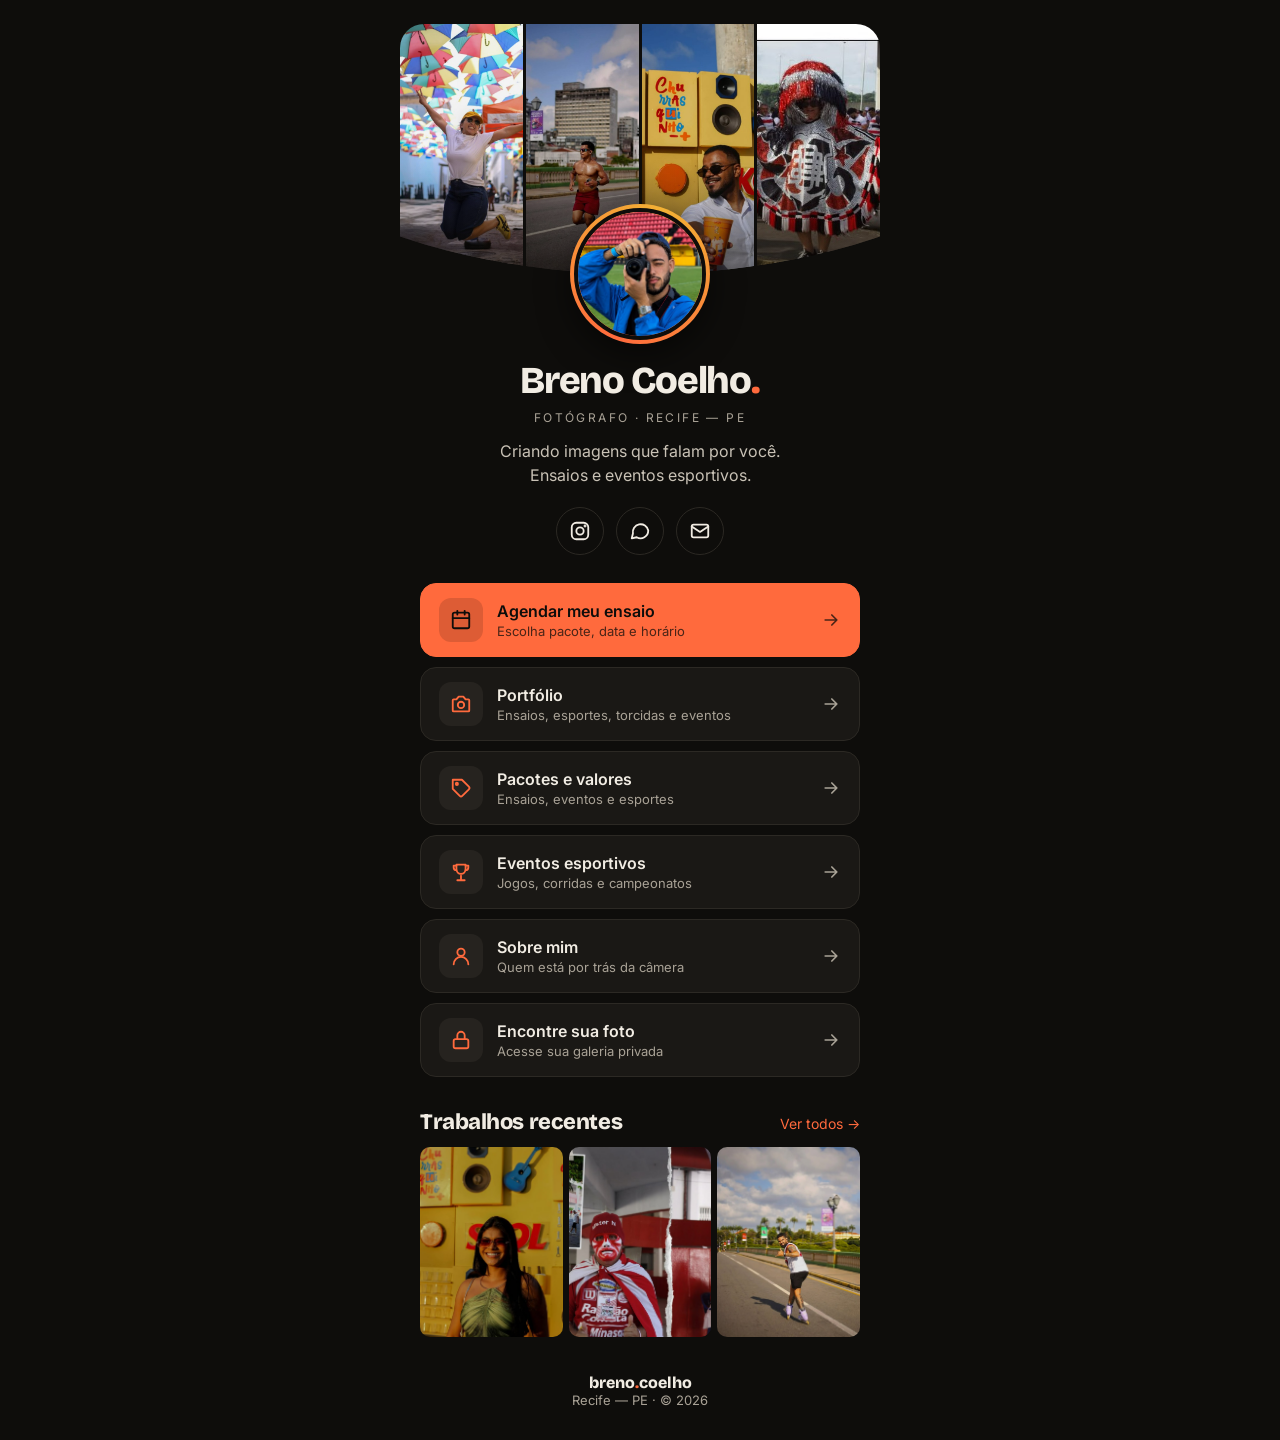
<file: index.html>
<!doctype html>
<html lang="pt-BR">
<head>
<meta charset="utf-8">
<meta name="viewport" content="width=device-width, initial-scale=1, viewport-fit=cover">
<title>Breno Coelho · Fotógrafo em Recife</title>
<meta name="description" content="Breno Coelho, fotógrafo em Recife/PE. Ensaios e eventos esportivos. Agende seu ensaio, veja o portfólio e acesse sua galeria.">
<meta property="og:title" content="Breno Coelho · Fotógrafo">
<meta property="og:description" content="Criando imagens que falam por você. Ensaios e eventos esportivos em Recife/PE.">
<meta property="og:image" content="img/breno.jpg">
<meta name="theme-color" content="#0E0D0B">
<link rel="preconnect" href="https://fonts.googleapis.com">
<link rel="preconnect" href="https://fonts.gstatic.com" crossorigin>
<link href="https://fonts.googleapis.com/css2?family=Bricolage+Grotesque:opsz,wght@12..96,600;12..96,800&family=Inter:wght@400;500;600&display=swap" rel="stylesheet">
<style>
:root{--bg:#0E0D0B;--surface:#1A1815;--line:#2C2924;--text:#F1ECE3;--soft:#C9C2B6;--muted:#A9A296;--acc:#FF6A3D;--wa:#25D366}
*{box-sizing:border-box}
html,body{margin:0;background:var(--bg);color:var(--text);font-family:Inter,system-ui,sans-serif;-webkit-font-smoothing:antialiased}
a{color:inherit;text-decoration:none}
:focus-visible{outline:2px solid var(--acc);outline-offset:3px}
.page{max-width:480px;margin:0 auto;min-height:100vh;display:flex;flex-direction:column;padding-bottom:calc(32px + env(safe-area-inset-bottom))}

/* Capa com fotos */
.cover{position:relative;height:250px;display:grid;grid-template-columns:1.1fr 1fr 1fr 1.1fr;gap:3px;overflow:hidden;clip-path:ellipse(95% 100% at 50% 0)}
.cover img{width:100%;height:100%;object-fit:cover;display:block;animation:zoom 14s ease-in-out infinite alternate}
.cover img:nth-child(2){animation-delay:-4s}.cover img:nth-child(3){animation-delay:-8s}.cover img:nth-child(4){animation-delay:-2s}
.cover::after{content:"";position:absolute;inset:0;background:linear-gradient(to bottom,rgba(14,13,11,0) 55%,rgba(14,13,11,.55))}
@keyframes zoom{to{transform:scale(1.08)}}

/* Perfil */
.profile{display:flex;flex-direction:column;align-items:center;text-align:center;padding:0 24px;margin-top:-70px;position:relative;z-index:2}
.avatar{width:140px;height:140px;border-radius:50%;padding:4px;background:conic-gradient(from 200deg,var(--acc),#F2B134,var(--acc));box-shadow:0 12px 32px rgba(0,0,0,.5)}
.avatar img{width:100%;height:100%;border-radius:50%;object-fit:cover;border:4px solid var(--bg);display:block}
.name{margin:18px 0 0;font-family:'Bricolage Grotesque',sans-serif;font-weight:800;font-size:38px;line-height:1;letter-spacing:-.03em}
.name span{color:var(--acc)}
.role{margin:10px 0 0;font-size:12px;letter-spacing:.2em;text-transform:uppercase;color:var(--muted)}
.bio{margin:14px 0 0;font-size:16px;color:var(--soft);max-width:320px;line-height:1.5}
.socials{display:flex;gap:12px;margin-top:20px}
.socials a{width:48px;height:48px;border-radius:50%;border:1px solid var(--line);display:flex;align-items:center;justify-content:center;transition:background .2s,border-color .2s,color .2s}
.socials a:hover{border-color:var(--acc);color:var(--acc)}

/* Links */
.links{display:flex;flex-direction:column;gap:10px;padding:28px 20px 0}
.link{display:flex;align-items:center;gap:14px;min-height:72px;padding:14px 18px;border-radius:16px;background:var(--surface);border:1px solid var(--line);transition:transform .2s,border-color .2s,background .2s}
.link:hover{transform:translateY(-2px);border-color:var(--acc)}
.link:active{transform:scale(.99)}
.link .ico{flex-shrink:0;width:44px;height:44px;border-radius:12px;display:flex;align-items:center;justify-content:center;background:#26231F;color:var(--acc)}
.link .txt{flex:1;min-width:0;display:flex;flex-direction:column;gap:2px}
.link strong{font-size:16px;font-weight:600}
.link small{font-size:13px;color:var(--muted)}
.link .arrow{flex-shrink:0;color:var(--muted);transition:transform .2s}
.link:hover .arrow{transform:translateX(3px);color:var(--acc)}
.link.primary{background:var(--acc);border-color:var(--acc);color:var(--bg)}
.link.primary .ico{background:rgba(14,13,11,.14);color:var(--bg)}
.link.primary small,.link.primary .arrow{color:rgba(14,13,11,.75)}
.link.primary:hover .arrow{color:var(--bg)}

/* Trabalhos */
.recent{padding:32px 20px 0}
.recent-head{display:flex;justify-content:space-between;align-items:baseline;margin-bottom:12px}
.recent-head h2{margin:0;font-family:'Bricolage Grotesque',sans-serif;font-weight:800;font-size:22px;letter-spacing:-.02em}
.recent-head a{font-size:14px;color:var(--acc)}
.thumbs{display:grid;grid-template-columns:repeat(3,minmax(0,1fr));gap:6px}
.thumbs a{aspect-ratio:3/4;border-radius:10px;overflow:hidden;background:var(--surface)}
.thumbs img{width:100%;height:100%;object-fit:cover;display:block;transition:transform .5s}
.thumbs a:hover img{transform:scale(1.05)}

.foot{margin-top:auto;padding:36px 20px 0;text-align:center;font-size:13px;color:var(--muted)}
.foot b{font-family:'Bricolage Grotesque',sans-serif;font-weight:800;color:var(--text);font-size:16px}
.foot b span{color:var(--acc)}

/* Entrada */
.fade{opacity:0;transform:translateY(12px);animation:in .6s cubic-bezier(.2,.7,.2,1) forwards}
@keyframes in{to{opacity:1;transform:none}}
@media (prefers-reduced-motion:reduce){.fade{animation:none;opacity:1;transform:none}.cover img{animation:none}}
@media (min-width:600px){.page{padding-top:24px}.cover{border-radius:24px 24px 0 0}}
</style>
</head>
<body>
<main class="page">
  <div class="cover" aria-hidden="true">
    <img src="img/sombrinhas.jpg" alt="">
    <img src="img/corrida.jpg" alt="" style="object-position:center 55%">
    <img src="img/retrato.jpg" alt="" style="object-position:center 35%">
    <img src="img/torcida-fantasia.jpg" alt="">
  </div>

  <section class="profile">
    <div class="avatar fade"><img src="img/breno.jpg" alt="Breno Coelho com sua câmera"></div>
    <h1 class="name fade" style="animation-delay:.08s">Breno Coelho<span>.</span></h1>
    <p class="role fade" style="animation-delay:.14s">Fotógrafo · Recife — PE</p>
    <p class="bio fade" style="animation-delay:.2s">Criando imagens que falam por você. Ensaios e eventos esportivos.</p>
    <div class="socials fade" style="animation-delay:.26s">
      <a href="https://www.instagram.com/brenocoelhphoto/" target="_blank" rel="noopener" aria-label="Instagram">
        <svg aria-hidden="true" width="22" height="22" viewBox="0 0 24 24" fill="none" stroke="currentColor" stroke-width="2" stroke-linecap="round" stroke-linejoin="round"><rect x="3" y="3" width="18" height="18" rx="5"/><circle cx="12" cy="12" r="4"/><circle cx="17.5" cy="6.5" r="0.6"/></svg>
      </a>
      <a href="#" class="js-wa" data-msg="Oi, Breno! Vim pelo seu link." aria-label="WhatsApp">
        <svg aria-hidden="true" width="22" height="22" viewBox="0 0 24 24" fill="none" stroke="currentColor" stroke-width="2" stroke-linecap="round" stroke-linejoin="round"><path d="M21 11.5a8.4 8.4 0 0 1-12.6 7.3L3 20l1.3-5.2A8.4 8.4 0 1 1 21 11.5z"/></svg>
      </a>
      <a href="agendar.html" aria-label="Agendar">
        <svg aria-hidden="true" width="22" height="22" viewBox="0 0 24 24" fill="none" stroke="currentColor" stroke-width="2" stroke-linecap="round" stroke-linejoin="round"><rect x="3" y="5" width="18" height="14" rx="2"/><path d="m3 7 9 6 9-6"/></svg>
      </a>
    </div>
  </section>

  <nav class="links" aria-label="Links">
    <a href="agendar.html" class="link primary fade" style="animation-delay:.32s">
      <span class="ico"><svg aria-hidden="true" width="22" height="22" viewBox="0 0 24 24" fill="none" stroke="currentColor" stroke-width="2" stroke-linecap="round" stroke-linejoin="round"><rect x="3" y="4" width="18" height="17" rx="2"/><path d="M16 2v4M8 2v4M3 10h18"/></svg></span>
      <span class="txt"><strong>Agendar meu ensaio</strong><small>Escolha pacote, data e horário</small></span>
      <svg class="arrow" aria-hidden="true" width="20" height="20" viewBox="0 0 24 24" fill="none" stroke="currentColor" stroke-width="2" stroke-linecap="round" stroke-linejoin="round"><path d="M5 12h14M13 6l6 6-6 6"/></svg>
    </a>
    <a href="portfolio.html" class="link fade" style="animation-delay:.38s">
      <span class="ico"><svg aria-hidden="true" width="22" height="22" viewBox="0 0 24 24" fill="none" stroke="currentColor" stroke-width="2" stroke-linecap="round" stroke-linejoin="round"><path d="M14.5 4h-5L7 7H4a1 1 0 0 0-1 1v11a1 1 0 0 0 1 1h16a1 1 0 0 0 1-1V8a1 1 0 0 0-1-1h-3z"/><circle cx="12" cy="13" r="3.5"/></svg></span>
      <span class="txt"><strong>Portfólio</strong><small>Ensaios, esportes, torcidas e eventos</small></span>
      <svg class="arrow" aria-hidden="true" width="20" height="20" viewBox="0 0 24 24" fill="none" stroke="currentColor" stroke-width="2" stroke-linecap="round" stroke-linejoin="round"><path d="M5 12h14M13 6l6 6-6 6"/></svg>
    </a>
    <a href="pacotes.html" class="link fade" style="animation-delay:.44s">
      <span class="ico"><svg aria-hidden="true" width="22" height="22" viewBox="0 0 24 24" fill="none" stroke="currentColor" stroke-width="2" stroke-linecap="round" stroke-linejoin="round"><path d="M20.6 13.4 13.4 20.6a2 2 0 0 1-2.8 0L3 13V3h10l7.6 7.6a2 2 0 0 1 0 2.8z"/><circle cx="7.5" cy="7.5" r="1.2"/></svg></span>
      <span class="txt"><strong>Pacotes e valores</strong><small>Ensaios, eventos e esportes</small></span>
      <svg class="arrow" aria-hidden="true" width="20" height="20" viewBox="0 0 24 24" fill="none" stroke="currentColor" stroke-width="2" stroke-linecap="round" stroke-linejoin="round"><path d="M5 12h14M13 6l6 6-6 6"/></svg>
    </a>
    <a href="pacotes.html#esportivos" class="link fade" style="animation-delay:.5s">
      <span class="ico"><svg aria-hidden="true" width="22" height="22" viewBox="0 0 24 24" fill="none" stroke="currentColor" stroke-width="2" stroke-linecap="round" stroke-linejoin="round"><path d="M8 21h8M12 16v5M7 4h10v5a5 5 0 0 1-10 0z"/><path d="M17 5h3v2a3 3 0 0 1-3 3M7 5H4v2a3 3 0 0 0 3 3"/></svg></span>
      <span class="txt"><strong>Eventos esportivos</strong><small>Jogos, corridas e campeonatos</small></span>
      <svg class="arrow" aria-hidden="true" width="20" height="20" viewBox="0 0 24 24" fill="none" stroke="currentColor" stroke-width="2" stroke-linecap="round" stroke-linejoin="round"><path d="M5 12h14M13 6l6 6-6 6"/></svg>
    </a>
    <a href="sobre.html" class="link fade" style="animation-delay:.56s">
      <span class="ico"><svg aria-hidden="true" width="22" height="22" viewBox="0 0 24 24" fill="none" stroke="currentColor" stroke-width="2" stroke-linecap="round" stroke-linejoin="round"><circle cx="12" cy="8" r="4"/><path d="M4 21a8 8 0 0 1 16 0"/></svg></span>
      <span class="txt"><strong>Sobre mim</strong><small>Quem está por trás da câmera</small></span>
      <svg class="arrow" aria-hidden="true" width="20" height="20" viewBox="0 0 24 24" fill="none" stroke="currentColor" stroke-width="2" stroke-linecap="round" stroke-linejoin="round"><path d="M5 12h14M13 6l6 6-6 6"/></svg>
    </a>
    <a href="cliente.html" class="link fade" style="animation-delay:.62s">
      <span class="ico"><svg aria-hidden="true" width="22" height="22" viewBox="0 0 24 24" fill="none" stroke="currentColor" stroke-width="2" stroke-linecap="round" stroke-linejoin="round"><rect x="4" y="11" width="16" height="10" rx="2"/><path d="M8 11V7a4 4 0 0 1 8 0v4"/></svg></span>
      <span class="txt"><strong>Encontre sua foto</strong><small>Acesse sua galeria privada</small></span>
      <svg class="arrow" aria-hidden="true" width="20" height="20" viewBox="0 0 24 24" fill="none" stroke="currentColor" stroke-width="2" stroke-linecap="round" stroke-linejoin="round"><path d="M5 12h14M13 6l6 6-6 6"/></svg>
    </a>
  </nav>

  <section class="recent fade" style="animation-delay:.68s" aria-labelledby="recentes">
    <div class="recent-head"><h2 id="recentes">Trabalhos recentes</h2><a href="portfolio.html">Ver todos →</a></div>
    <div class="thumbs">
      <a href="portfolio.html" aria-label="Ver ensaio no paredão no portfólio"><img src="img/skol.jpg" alt="Ensaio no paredão" loading="lazy"></a>
      <a href="portfolio.html" aria-label="Ver foto de torcida no portfólio"><img src="img/mister-n.jpg" alt="Torcedor símbolo" loading="lazy"></a>
      <a href="portfolio.html" aria-label="Ver foto de patins no portfólio"><img src="img/patins.jpg" alt="Patins no centro" loading="lazy"></a>
    </div>
  </section>

  <footer class="foot"><b>breno<span>.</span>coelho</b><br>Recife — PE · © <span id="year">2026</span></footer>
</main>

<script>
  // Mesmo número/link do script.js
  const WHATSAPP = '5581989085099';
  document.querySelectorAll('.js-wa').forEach((a) => {
    a.href = 'https://wa.me/' + WHATSAPP + '?text=' + encodeURIComponent(a.dataset.msg || 'Oi, Breno!');
    a.target = '_blank'; a.rel = 'noopener';
  });
  document.getElementById('year').textContent = new Date().getFullYear();
</script>
</body>
</html>
</file>
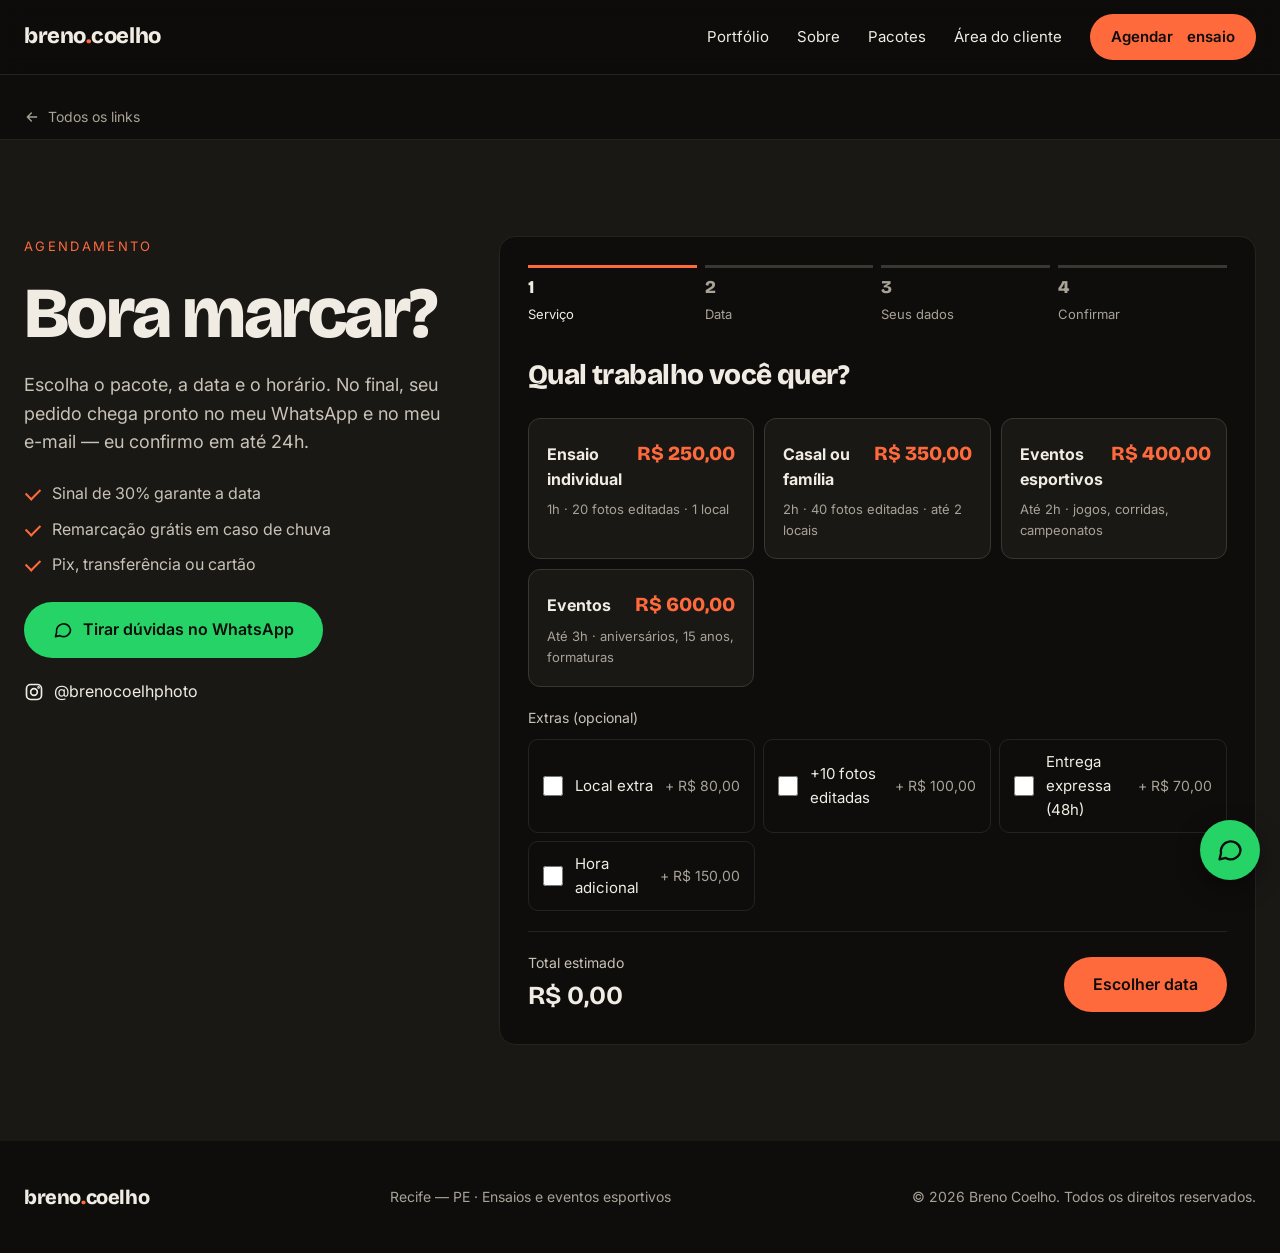
<file: agendar.html>
<!doctype html>
<html lang="pt-BR">
<head>
<meta charset="utf-8">
<meta name="viewport" content="width=device-width, initial-scale=1">
<title>Agendar ensaio · Breno Coelho — Fotógrafo em Recife</title>
<meta name="description" content="Agende seu ensaio com Breno Coelho: escolha pacote, data e horário.">
<meta property="og:title" content="Agendar ensaio · Breno Coelho">
<meta property="og:description" content="Agende seu ensaio com Breno Coelho: escolha pacote, data e horário.">
<meta property="og:image" content="img/breno.jpg">
<meta name="theme-color" content="#0E0D0B">
<link rel="preconnect" href="https://fonts.googleapis.com">
<link rel="preconnect" href="https://fonts.gstatic.com" crossorigin>
<link href="https://fonts.googleapis.com/css2?family=Bricolage+Grotesque:opsz,wght@12..96,400;12..96,600;12..96,800&family=Inter:wght@400;500;600&display=swap" rel="stylesheet">
<link rel="stylesheet" href="style.css">
</head>
<body>

<header class="topbar">
  <nav class="nav wrap" aria-label="Principal">
    <a href="index.html" class="logo" aria-label="Breno Coelho — voltar aos links">breno<span class="acc">.</span>coelho</a>
    <div class="nav-links">
      <a href="portfolio.html" class="hide-sm">Portfólio</a>
      <a href="sobre.html" class="hide-sm">Sobre</a>
      <a href="pacotes.html" class="hide-sm">Pacotes</a>
      <a href="cliente.html" class="hide-sm">Área do cliente</a>
      <a href="agendar.html" class="btn btn-acc btn-sm" aria-current="page">Agendar<span class="hide-sm">&nbsp;ensaio</span></a>
      <button type="button" class="menu-btn show-sm" id="menuBtn" aria-expanded="false" aria-controls="mobileMenu" aria-label="Abrir menu">
        <svg aria-hidden="true" width="20" height="20" viewBox="0 0 24 24" fill="none" stroke="currentColor" stroke-width="2" stroke-linecap="round"><path d="M4 7h16M4 12h16M4 17h16"/></svg>
      </button>
    </div>
  </nav>
  <div class="mobile-menu" id="mobileMenu" hidden>
    <a href="portfolio.html">Portfólio</a>
    <a href="sobre.html">Sobre</a>
    <a href="pacotes.html">Pacotes</a>
    <a href="cliente.html">Área do cliente</a>
    <a href="agendar.html" aria-current="page">Agendar ensaio</a>
  </div>
</header>

<main>
<div class="wrap" style="padding-top:20px"><a href="index.html" class="back-link"><svg aria-hidden="true" width="16" height="16" viewBox="0 0 24 24" fill="none" stroke="currentColor" stroke-width="2" stroke-linecap="round" stroke-linejoin="round"><path d="M19 12H5M11 18l-6-6 6-6"/></svg>Todos os links</a></div>
<!-- CONTATO / AGENDAMENTO -->
<section id="contato" class="contact">
  <div class="wrap contact-inner">
    <div class="contact-text">
      <p class="eyebrow acc">Agendamento</p>
      <h1 class="display" style="font-size:clamp(40px,5.6vw,80px)">Bora marcar?</h1>
      <p class="lead">Escolha o pacote, a data e o horário. No final, seu pedido chega pronto no meu WhatsApp e no meu e-mail — eu confirmo em até 24h.</p>
      <ul class="perks">
        <li>Sinal de <span data-sinal>30%</span> garante a data</li>
        <li>Remarcação grátis em caso de chuva</li>
        <li>Pix, transferência ou cartão</li>
      </ul>
      <div class="contact-links">
        <a href="#" class="btn btn-wa js-wa">
          <svg aria-hidden="true" width="20" height="20" viewBox="0 0 24 24" fill="none" stroke="currentColor" stroke-width="2" stroke-linecap="round" stroke-linejoin="round"><path d="M21 11.5a8.4 8.4 0 0 1-12.6 7.3L3 20l1.3-5.2A8.4 8.4 0 1 1 21 11.5z"/></svg>
          Tirar dúvidas no WhatsApp
        </a>
        <a href="https://www.instagram.com/brenocoelhphoto/" target="_blank" rel="noopener" class="icon-link">
          <svg aria-hidden="true" width="20" height="20" viewBox="0 0 24 24" fill="none" stroke="currentColor" stroke-width="2" stroke-linecap="round" stroke-linejoin="round"><rect x="3" y="3" width="18" height="18" rx="5"/><circle cx="12" cy="12" r="4"/><circle cx="17.5" cy="6.5" r="0.6"/></svg>
          @brenocoelhphoto
        </a>
        <a href="#" class="icon-link js-mail" hidden>
          <svg aria-hidden="true" width="20" height="20" viewBox="0 0 24 24" fill="none" stroke="currentColor" stroke-width="2" stroke-linecap="round" stroke-linejoin="round"><rect x="3" y="5" width="18" height="14" rx="2"/><path d="m3 7 9 6 9-6"/></svg>
          <span class="js-mail-text">e-mail</span>
        </a>
      </div>
    </div>

    <div class="booking" id="agendar">
      <ol class="bk-progress" aria-label="Etapas do agendamento">
        <li data-p="1" class="is-on"><span>1</span>Serviço</li>
        <li data-p="2"><span>2</span>Data</li>
        <li data-p="3"><span>3</span>Seus dados</li>
        <li data-p="4"><span>4</span>Confirmar</li>
      </ol>

      <section class="bk-panel" data-step="1" aria-labelledby="bk1">
        <h3 class="bk-title" id="bk1">Qual trabalho você quer?</h3>
        <div class="bk-services" id="bkServices" role="radiogroup" aria-labelledby="bk1"></div>
        <fieldset class="bk-extras">
          <legend>Extras (opcional)</legend>
          <div id="bkExtras"></div>
        </fieldset>
        <div class="bk-nav">
          <span class="bk-total">Total estimado <strong class="js-total">R$ 0,00</strong></span>
          <button type="button" class="btn btn-acc" data-next>Escolher data</button>
        </div>
      </section>

      <section class="bk-panel" data-step="2" aria-labelledby="bk2" hidden>
        <h3 class="bk-title" id="bk2">Escolha a data e o horário</h3>
        <div class="bk-date">
          <div class="cal">
            <div class="cal-head">
              <button type="button" class="cal-nav" id="calPrev" aria-label="Mês anterior"><svg aria-hidden="true" width="18" height="18" viewBox="0 0 24 24" fill="none" stroke="currentColor" stroke-width="2" stroke-linecap="round" stroke-linejoin="round"><path d="m15 18-6-6 6-6"/></svg></button>
              <strong id="calMonth" aria-live="polite"></strong>
              <button type="button" class="cal-nav" id="calNext" aria-label="Próximo mês"><svg aria-hidden="true" width="18" height="18" viewBox="0 0 24 24" fill="none" stroke="currentColor" stroke-width="2" stroke-linecap="round" stroke-linejoin="round"><path d="m9 18 6-6-6-6"/></svg></button>
            </div>
            <div class="cal-week" aria-hidden="true"><span>D</span><span>S</span><span>T</span><span>Q</span><span>Q</span><span>S</span><span>S</span></div>
            <div class="cal-grid" id="calGrid"></div>
            <p class="small muted cal-legend"><i class="dot"></i> Indisponível</p>
          </div>
          <div class="slots-wrap">
            <p class="slots-label" id="slotsLabel">Escolha um dia no calendário</p>
            <div class="slots" id="slots" role="radiogroup" aria-labelledby="slotsLabel"></div>
            <p class="small muted" id="slotHint"></p>
          </div>
        </div>
        <div class="bk-nav">
          <button type="button" class="btn btn-ghost" data-back>Voltar</button>
          <button type="button" class="btn btn-acc" data-next id="toStep3" disabled>Continuar</button>
        </div>
      </section>

      <section class="bk-panel" data-step="3" aria-labelledby="bk3" hidden>
        <h3 class="bk-title" id="bk3">Seus dados</h3>
        <form id="bkForm" class="bk-form" novalidate>
          <div class="field span2"><label for="f-nome">Nome completo</label><input id="f-nome" required type="text" autocomplete="name" placeholder="Como você se chama?"></div>
          <div class="field"><label for="f-whats">WhatsApp</label><input id="f-whats" required type="tel" autocomplete="tel" inputmode="tel" placeholder="(81) 9 0000-0000"></div>
          <div class="field"><label for="f-email">E-mail <span class="muted">(opcional)</span></label><input id="f-email" type="email" autocomplete="email" placeholder="voce@email.com"></div>
          <div class="field span2"><label for="f-local">Local ou bairro do ensaio</label><input id="f-local" type="text" placeholder="Ex.: Recife Antigo, Olinda, Arena…"></div>
          <div class="field span2"><label for="f-msg">Conta um pouco da sua ideia <span class="muted">(opcional)</span></label><textarea id="f-msg" rows="3" placeholder="Quantas pessoas, estilo que você curte, referências…"></textarea></div>
          <p class="form-error span2" id="formError" role="alert" hidden></p>
        </form>
        <div class="bk-nav">
          <button type="button" class="btn btn-ghost" data-back>Voltar</button>
          <button type="button" class="btn btn-acc" data-next>Revisar pedido</button>
        </div>
      </section>

      <section class="bk-panel" data-step="4" aria-labelledby="bk4" hidden>
        <h3 class="bk-title" id="bk4">Confere se está tudo certo</h3>
        <dl class="bk-summary" id="bkSummary"></dl>
        <div class="bk-price">
          <div><span>Total estimado</span><strong class="js-total">R$ 0,00</strong></div>
          <div><span>Sinal para reservar (<span data-sinal>30%</span>)</span><strong id="bkSinal">R$ 0,00</strong></div>
        </div>
        <div class="bk-actions">
          <a href="#" target="_blank" rel="noopener" class="btn btn-wa" id="bkWa">
            <svg aria-hidden="true" width="20" height="20" viewBox="0 0 24 24" fill="none" stroke="currentColor" stroke-width="2" stroke-linecap="round" stroke-linejoin="round"><path d="M21 11.5a8.4 8.4 0 0 1-12.6 7.3L3 20l1.3-5.2A8.4 8.4 0 1 1 21 11.5z"/></svg>
            Confirmar pelo WhatsApp
          </a>
          <button type="button" class="btn btn-ghost" id="bkEmail">Enviar só por e-mail</button>
        </div>
        <p class="bk-status" id="bkStatus" role="status"></p>
        <div class="bk-nav">
          <button type="button" class="btn btn-ghost" data-back>Editar</button>
          <button type="button" class="link-btn" id="bkRestart">Fazer outro agendamento</button>
        </div>
      </section>
    </div>
  </div>
</section>

</main>

<footer class="footer wrap">
  <a href="index.html" class="logo" style="font-size:20px">breno<span class="acc">.</span>coelho</a>
  <span>Recife — PE · Ensaios e eventos esportivos</span>
  <span>© <span class="js-year">2026</span> Breno Coelho. Todos os direitos reservados.</span>
</footer>

<a href="#" class="wa-float js-wa" aria-label="Falar com o Breno no WhatsApp">
  <svg aria-hidden="true" width="28" height="28" viewBox="0 0 24 24" fill="none" stroke="currentColor" stroke-width="2" stroke-linecap="round" stroke-linejoin="round"><path d="M21 11.5a8.4 8.4 0 0 1-12.6 7.3L3 20l1.3-5.2A8.4 8.4 0 1 1 21 11.5z"/></svg>
</a>

<script src="script.js"></script>
</body>
</html>
</file>
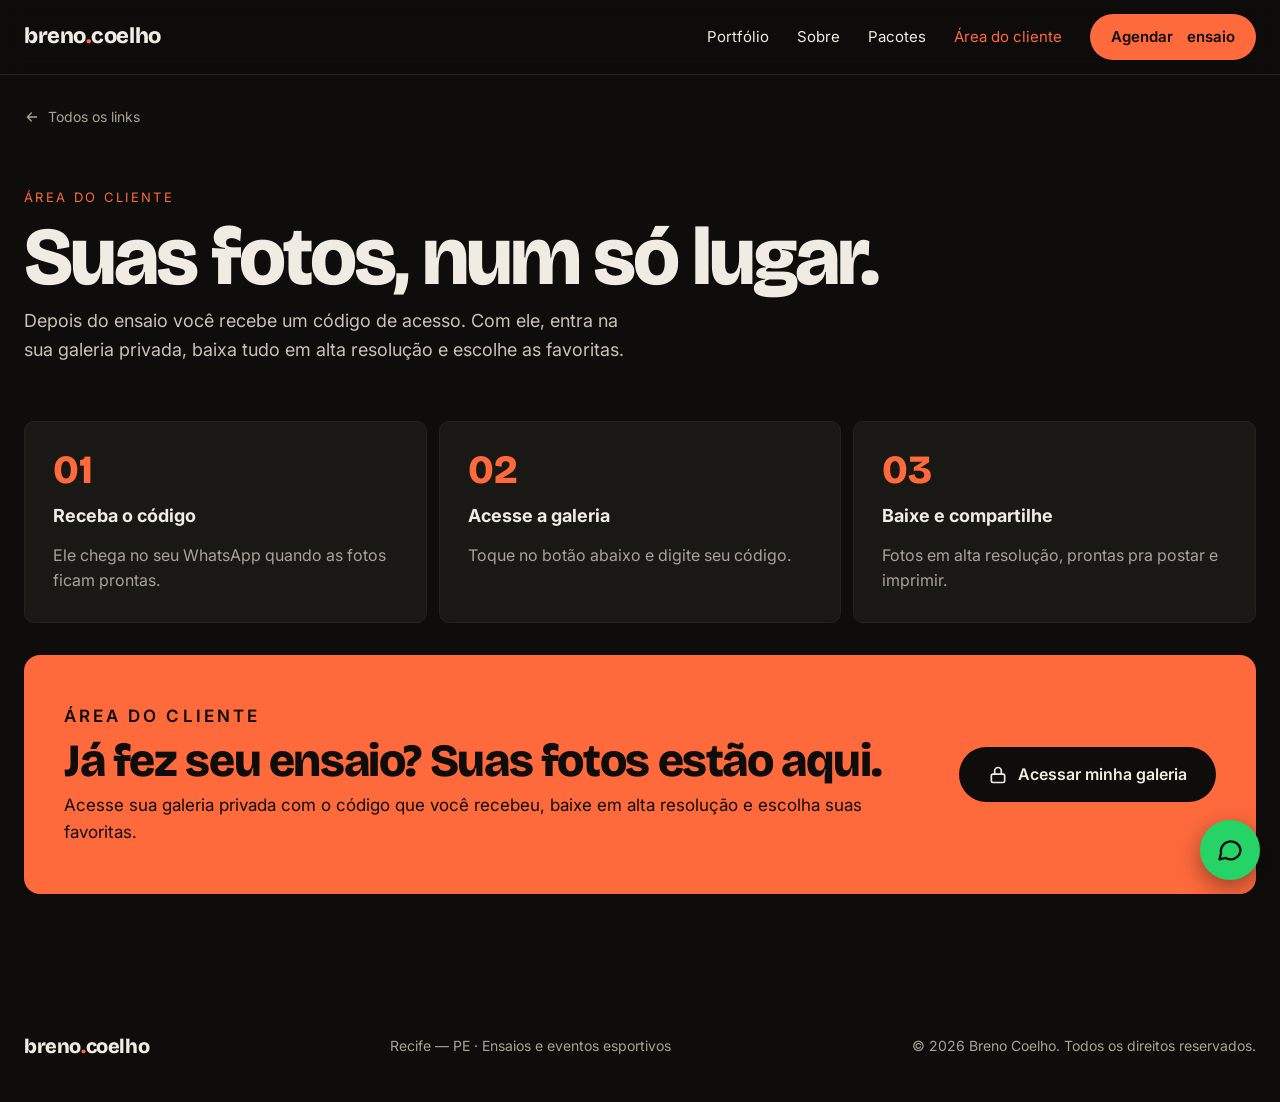
<file: cliente.html>
<!doctype html>
<html lang="pt-BR">
<head>
<meta charset="utf-8">
<meta name="viewport" content="width=device-width, initial-scale=1">
<title>Área do cliente · Breno Coelho — Fotógrafo em Recife</title>
<meta name="description" content="Acesse sua galeria privada de fotos com Breno Coelho.">
<meta property="og:title" content="Área do cliente · Breno Coelho">
<meta property="og:description" content="Acesse sua galeria privada de fotos com Breno Coelho.">
<meta property="og:image" content="img/breno.jpg">
<meta name="theme-color" content="#0E0D0B">
<link rel="preconnect" href="https://fonts.googleapis.com">
<link rel="preconnect" href="https://fonts.gstatic.com" crossorigin>
<link href="https://fonts.googleapis.com/css2?family=Bricolage+Grotesque:opsz,wght@12..96,400;12..96,600;12..96,800&family=Inter:wght@400;500;600&display=swap" rel="stylesheet">
<link rel="stylesheet" href="style.css">
</head>
<body>

<header class="topbar">
  <nav class="nav wrap" aria-label="Principal">
    <a href="index.html" class="logo" aria-label="Breno Coelho — voltar aos links">breno<span class="acc">.</span>coelho</a>
    <div class="nav-links">
      <a href="portfolio.html" class="hide-sm">Portfólio</a>
      <a href="sobre.html" class="hide-sm">Sobre</a>
      <a href="pacotes.html" class="hide-sm">Pacotes</a>
      <a href="cliente.html" class="hide-sm" aria-current="page">Área do cliente</a>
      <a href="agendar.html" class="btn btn-acc btn-sm">Agendar<span class="hide-sm">&nbsp;ensaio</span></a>
      <button type="button" class="menu-btn show-sm" id="menuBtn" aria-expanded="false" aria-controls="mobileMenu" aria-label="Abrir menu">
        <svg aria-hidden="true" width="20" height="20" viewBox="0 0 24 24" fill="none" stroke="currentColor" stroke-width="2" stroke-linecap="round"><path d="M4 7h16M4 12h16M4 17h16"/></svg>
      </button>
    </div>
  </nav>
  <div class="mobile-menu" id="mobileMenu" hidden>
    <a href="portfolio.html">Portfólio</a>
    <a href="sobre.html">Sobre</a>
    <a href="pacotes.html">Pacotes</a>
    <a href="cliente.html" aria-current="page">Área do cliente</a>
    <a href="agendar.html">Agendar ensaio</a>
  </div>
</header>

<main>
<div class="wrap" style="padding-top:20px"><a href="index.html" class="back-link"><svg aria-hidden="true" width="16" height="16" viewBox="0 0 24 24" fill="none" stroke="currentColor" stroke-width="2" stroke-linecap="round" stroke-linejoin="round"><path d="M19 12H5M11 18l-6-6 6-6"/></svg>Todos os links</a></div>
<section class="wrap page-head">
  <p class="eyebrow acc">Área do cliente</p>
  <h1 class="display">Suas fotos, num só lugar.</h1>
  <p class="lead">Depois do ensaio você recebe um código de acesso. Com ele, entra na sua galeria privada, baixa tudo em alta resolução e escolhe as favoritas.</p>
</section>
<section class="section wrap" style="padding-top:48px;padding-bottom:32px">
  <ol class="steps" style="margin-top:0">
    <li><span class="step-n">01</span><strong>Receba o código</strong><span class="muted">Ele chega no seu WhatsApp quando as fotos ficam prontas.</span></li>
    <li><span class="step-n">02</span><strong>Acesse a galeria</strong><span class="muted">Toque no botão abaixo e digite seu código.</span></li>
    <li><span class="step-n">03</span><strong>Baixe e compartilhe</strong><span class="muted">Fotos em alta resolução, prontas pra postar e imprimir.</span></li>
  </ol>
</section>
<!-- ÁREA DO CLIENTE -->
<section id="cliente" class="wrap" style="padding-bottom:96px">
  <div class="client">
    <div>
      <p class="eyebrow" style="font-weight:600">Área do cliente</p>
      <h2 class="h3">Já fez seu ensaio? Suas fotos estão aqui.</h2>
      <p>Acesse sua galeria privada com o código que você recebeu, baixe em alta resolução e escolha suas favoritas.</p>
    </div>
    <a href="#" class="btn btn-dark js-gallery">
      <svg aria-hidden="true" width="20" height="20" viewBox="0 0 24 24" fill="none" stroke="currentColor" stroke-width="2" stroke-linecap="round" stroke-linejoin="round"><rect x="4" y="11" width="16" height="10" rx="2"/><path d="M8 11V7a4 4 0 0 1 8 0v4"/></svg>
      Acessar minha galeria
    </a>
  </div>
</section>


</main>

<footer class="footer wrap">
  <a href="index.html" class="logo" style="font-size:20px">breno<span class="acc">.</span>coelho</a>
  <span>Recife — PE · Ensaios e eventos esportivos</span>
  <span>© <span class="js-year">2026</span> Breno Coelho. Todos os direitos reservados.</span>
</footer>

<a href="#" class="wa-float js-wa" aria-label="Falar com o Breno no WhatsApp">
  <svg aria-hidden="true" width="28" height="28" viewBox="0 0 24 24" fill="none" stroke="currentColor" stroke-width="2" stroke-linecap="round" stroke-linejoin="round"><path d="M21 11.5a8.4 8.4 0 0 1-12.6 7.3L3 20l1.3-5.2A8.4 8.4 0 1 1 21 11.5z"/></svg>
</a>

<script src="script.js"></script>
</body>
</html>
</file>
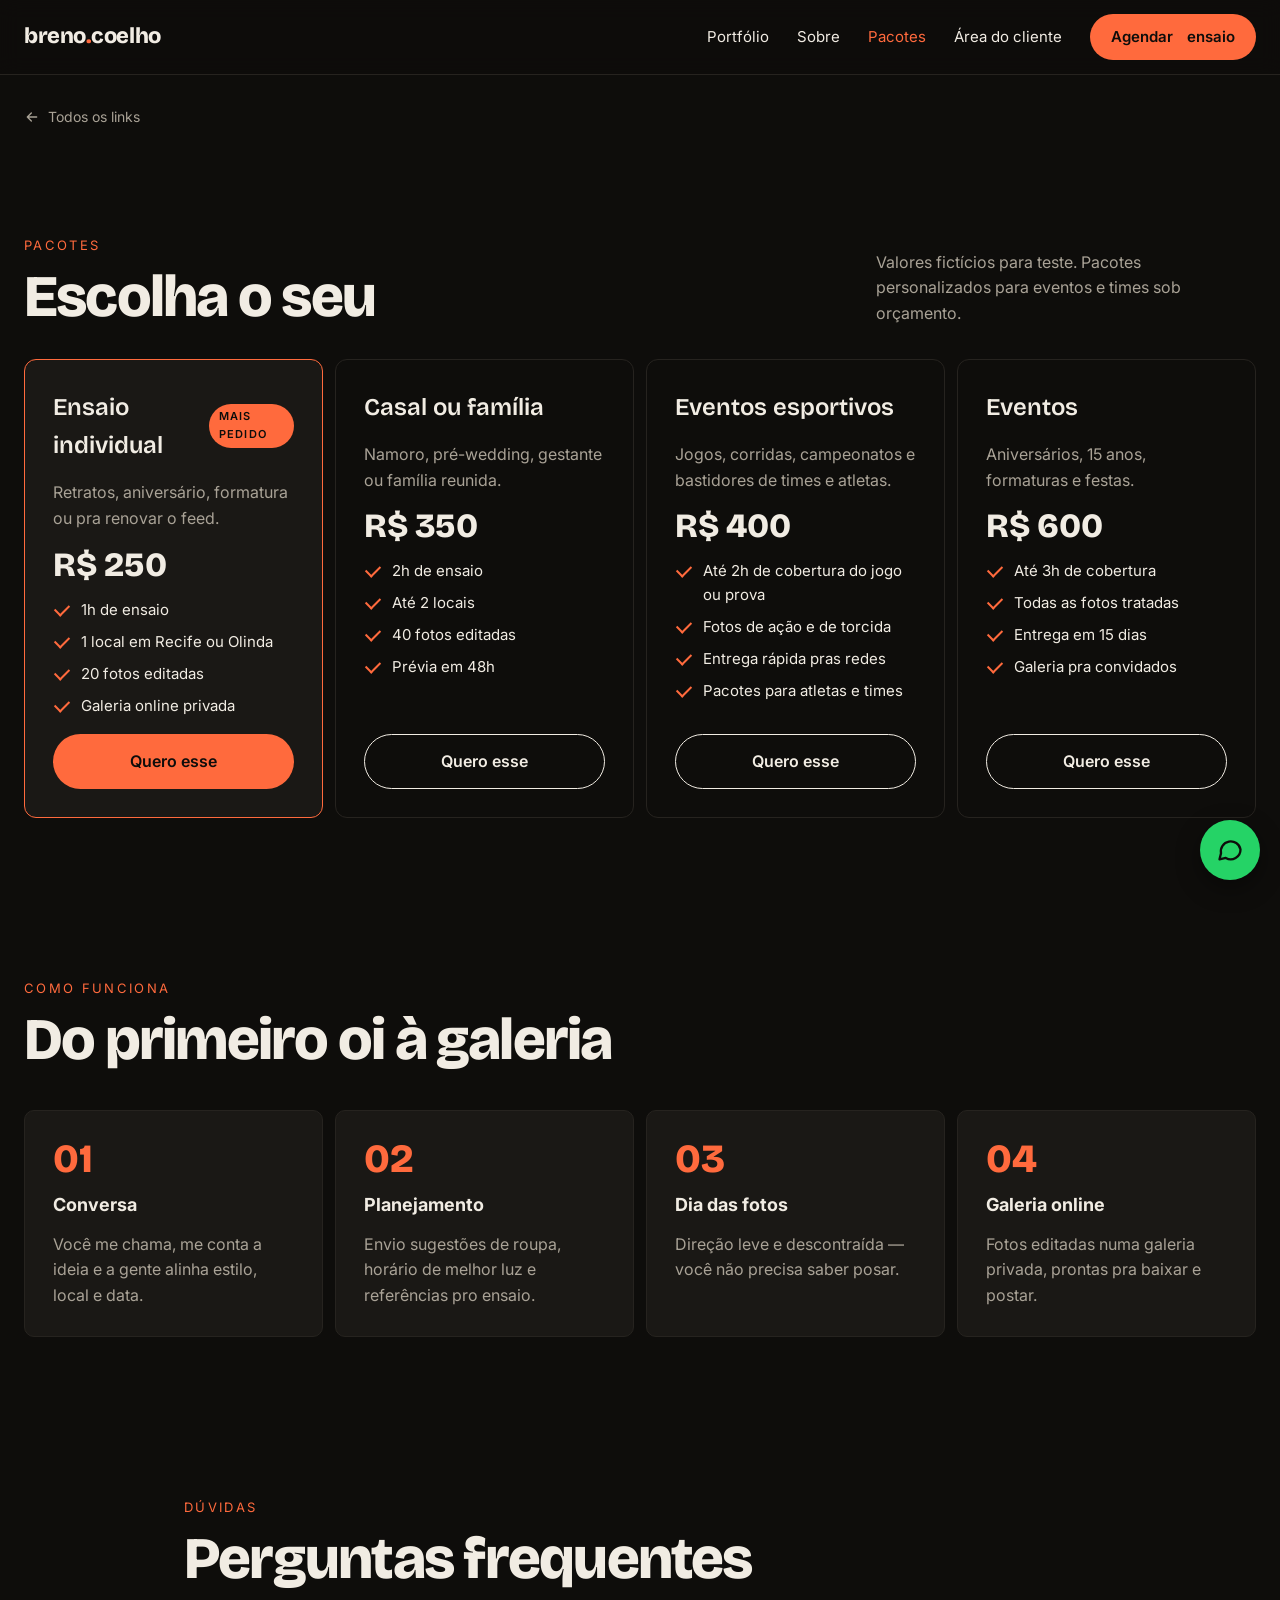
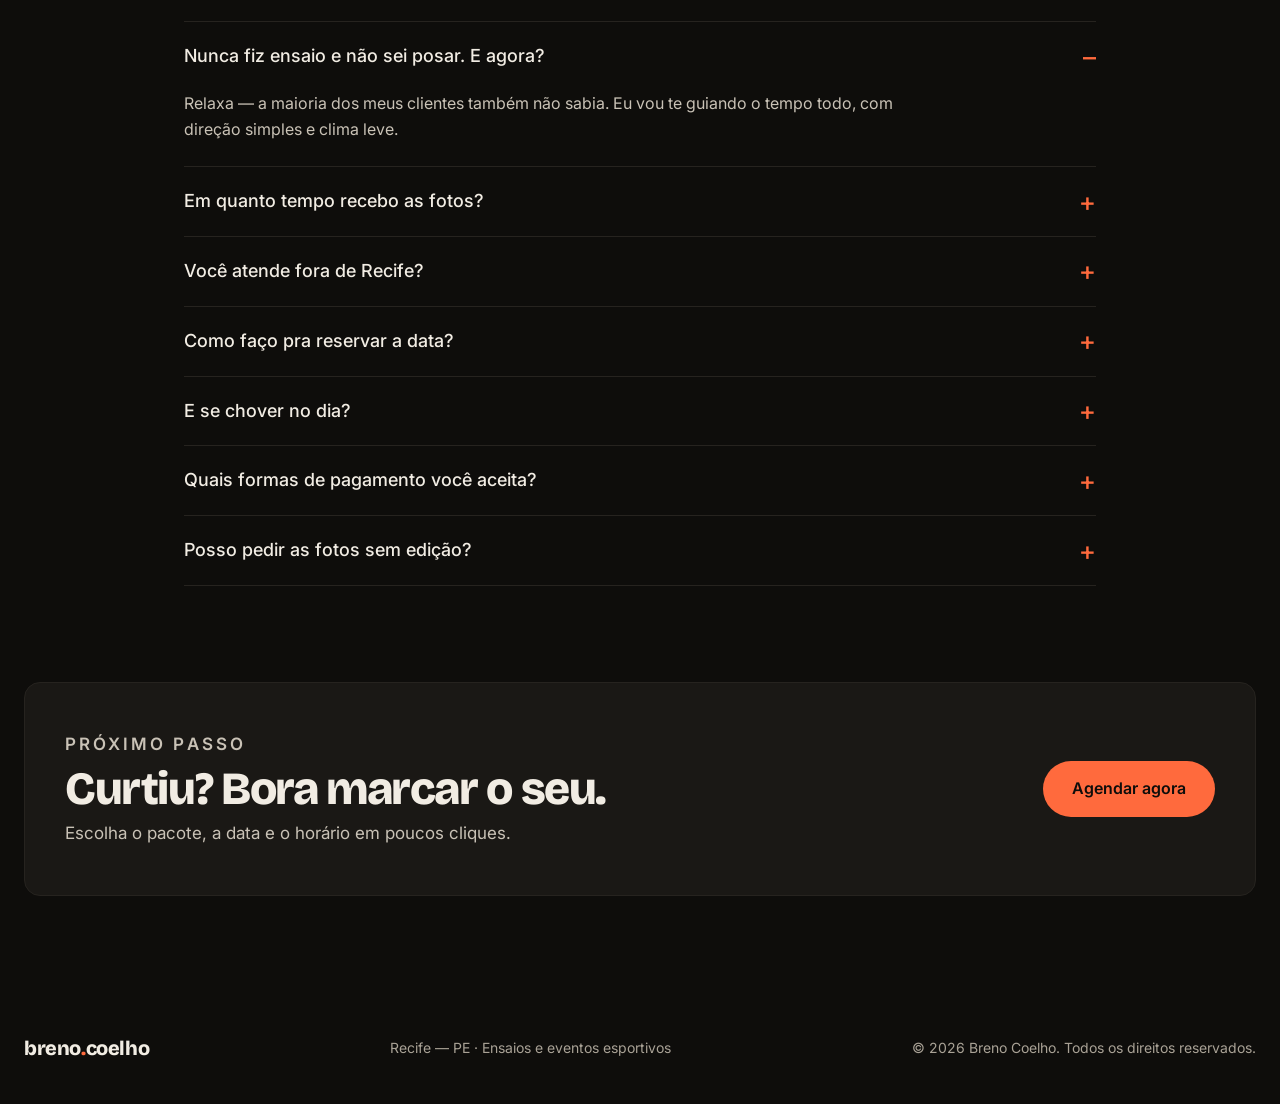
<file: pacotes.html>
<!doctype html>
<html lang="pt-BR">
<head>
<meta charset="utf-8">
<meta name="viewport" content="width=device-width, initial-scale=1">
<title>Pacotes e valores · Breno Coelho — Fotógrafo em Recife</title>
<meta name="description" content="Pacotes de ensaio individual, casal, eventos e eventos esportivos com Breno Coelho em Recife/PE.">
<meta property="og:title" content="Pacotes e valores · Breno Coelho">
<meta property="og:description" content="Pacotes de ensaio individual, casal, eventos e eventos esportivos com Breno Coelho em Recife/PE.">
<meta property="og:image" content="img/breno.jpg">
<meta name="theme-color" content="#0E0D0B">
<link rel="preconnect" href="https://fonts.googleapis.com">
<link rel="preconnect" href="https://fonts.gstatic.com" crossorigin>
<link href="https://fonts.googleapis.com/css2?family=Bricolage+Grotesque:opsz,wght@12..96,400;12..96,600;12..96,800&family=Inter:wght@400;500;600&display=swap" rel="stylesheet">
<link rel="stylesheet" href="style.css">
</head>
<body>

<header class="topbar">
  <nav class="nav wrap" aria-label="Principal">
    <a href="index.html" class="logo" aria-label="Breno Coelho — voltar aos links">breno<span class="acc">.</span>coelho</a>
    <div class="nav-links">
      <a href="portfolio.html" class="hide-sm">Portfólio</a>
      <a href="sobre.html" class="hide-sm">Sobre</a>
      <a href="pacotes.html" class="hide-sm" aria-current="page">Pacotes</a>
      <a href="cliente.html" class="hide-sm">Área do cliente</a>
      <a href="agendar.html" class="btn btn-acc btn-sm">Agendar<span class="hide-sm">&nbsp;ensaio</span></a>
      <button type="button" class="menu-btn show-sm" id="menuBtn" aria-expanded="false" aria-controls="mobileMenu" aria-label="Abrir menu">
        <svg aria-hidden="true" width="20" height="20" viewBox="0 0 24 24" fill="none" stroke="currentColor" stroke-width="2" stroke-linecap="round"><path d="M4 7h16M4 12h16M4 17h16"/></svg>
      </button>
    </div>
  </nav>
  <div class="mobile-menu" id="mobileMenu" hidden>
    <a href="portfolio.html">Portfólio</a>
    <a href="sobre.html">Sobre</a>
    <a href="pacotes.html" aria-current="page">Pacotes</a>
    <a href="cliente.html">Área do cliente</a>
    <a href="agendar.html">Agendar ensaio</a>
  </div>
</header>

<main>
<div class="wrap" style="padding-top:20px"><a href="index.html" class="back-link"><svg aria-hidden="true" width="16" height="16" viewBox="0 0 24 24" fill="none" stroke="currentColor" stroke-width="2" stroke-linecap="round" stroke-linejoin="round"><path d="M19 12H5M11 18l-6-6 6-6"/></svg>Todos os links</a></div>
<!-- PACOTES -->
<section id="pacotes" class="section wrap">
  <div class="section-head">
    <div>
      <p class="eyebrow acc">Pacotes</p>
      <h1 class="h2">Escolha o seu</h1>
    </div>
    <p class="muted" style="max-width:380px;margin:0">Valores fictícios para teste. Pacotes personalizados para eventos e times sob orçamento.</p>
  </div>
  <div class="packages">
    <article class="pkg featured">
      <div class="pkg-top"><h3>Ensaio individual</h3><span class="tag">Mais pedido</span></div>
      <p class="muted">Retratos, aniversário, formatura ou pra renovar o feed.</p>
      <p class="price">R$ 250</p>
      <ul><li>1h de ensaio</li><li>1 local em Recife ou Olinda</li><li>20 fotos editadas</li><li>Galeria online privada</li></ul>
      <a href="agendar.html?servico=individual" class="btn btn-acc">Quero esse</a>
    </article>
    <article class="pkg">
      <div class="pkg-top"><h3>Casal ou família</h3></div>
      <p class="muted">Namoro, pré-wedding, gestante ou família reunida.</p>
      <p class="price">R$ 350</p>
      <ul><li>2h de ensaio</li><li>Até 2 locais</li><li>40 fotos editadas</li><li>Prévia em 48h</li></ul>
      <a href="agendar.html?servico=casal" class="btn btn-ghost">Quero esse</a>
    </article>
    <article class="pkg" id="esportivos">
      <div class="pkg-top"><h3>Eventos esportivos</h3></div>
      <p class="muted">Jogos, corridas, campeonatos e bastidores de times e atletas.</p>
      <p class="price">R$ 400</p>
      <ul><li>Até 2h de cobertura do jogo ou prova</li><li>Fotos de ação e de torcida</li><li>Entrega rápida pras redes</li><li>Pacotes para atletas e times</li></ul>
      <a href="agendar.html?servico=esportivos" class="btn btn-ghost">Quero esse</a>
    </article>
    <article class="pkg">
      <div class="pkg-top"><h3>Eventos</h3></div>
      <p class="muted">Aniversários, 15 anos, formaturas e festas.</p>
      <p class="price">R$ 600</p>
      <ul><li>Até 3h de cobertura</li><li>Todas as fotos tratadas</li><li>Entrega em 15 dias</li><li>Galeria pra convidados</li></ul>
      <a href="agendar.html?servico=eventos" class="btn btn-ghost">Quero esse</a>
    </article>
  </div>
</section>

<!-- COMO FUNCIONA -->
<section class="section wrap">
  <p class="eyebrow acc">Como funciona</p>
  <h2 class="h2">Do primeiro oi à galeria</h2>
  <ol class="steps">
    <li><span class="step-n">01</span><strong>Conversa</strong><span class="muted">Você me chama, me conta a ideia e a gente alinha estilo, local e data.</span></li>
    <li><span class="step-n">02</span><strong>Planejamento</strong><span class="muted">Envio sugestões de roupa, horário de melhor luz e referências pro ensaio.</span></li>
    <li><span class="step-n">03</span><strong>Dia das fotos</strong><span class="muted">Direção leve e descontraída — você não precisa saber posar.</span></li>
    <li><span class="step-n">04</span><strong>Galeria online</strong><span class="muted">Fotos editadas numa galeria privada, prontas pra baixar e postar.</span></li>
  </ol>
</section>

<!-- FAQ -->
<section id="duvidas" class="section wrap narrow">
  <p class="eyebrow acc">Dúvidas</p>
  <h2 class="h2">Perguntas frequentes</h2>
  <div class="faq">
    <details open><summary>Nunca fiz ensaio e não sei posar. E agora?</summary><p>Relaxa — a maioria dos meus clientes também não sabia. Eu vou te guiando o tempo todo, com direção simples e clima leve.</p></details>
    <details><summary>Em quanto tempo recebo as fotos?</summary><p>Ensaios em até 7 dias e eventos em até 15 dias, numa galeria online privada. Uma prévia chega antes.</p></details>
    <details><summary>Você atende fora de Recife?</summary><p>Sim! Olinda, Região Metropolitana e litoral (Porto de Galinhas, Carneiros…). Para outras cidades, a taxa de deslocamento é combinada no orçamento.</p></details>
    <details><summary>Como faço pra reservar a data?</summary><p>A data é garantida com um sinal de 30% via Pix, e o restante é pago no dia do ensaio ou evento.</p></details>
    <details><summary>E se chover no dia?</summary><p>A gente remarca sem custo para outra data disponível, ou adapta para um local coberto se você preferir.</p></details>
    <details><summary>Quais formas de pagamento você aceita?</summary><p>Pix, transferência e cartão em até 3x. Tudo fica registrado num contrato simples enviado antes do ensaio.</p></details>
    <details><summary>Posso pedir as fotos sem edição?</summary><p>Entrego apenas as fotos selecionadas e tratadas — é o que garante a qualidade do trabalho. Fotos extras podem ser adicionadas ao pacote.</p></details>
  </div>
</section>

<section class="wrap cta-band">
  <div class="client">
    <div>
      <p class="eyebrow acc" style="font-weight:600">Próximo passo</p>
      <h2 class="h3">Curtiu? Bora marcar o seu.</h2>
      <p>Escolha o pacote, a data e o horário em poucos cliques.</p>
    </div>
    <a href="agendar.html" class="btn btn-acc">Agendar agora</a>
  </div>
</section>

</main>

<footer class="footer wrap">
  <a href="index.html" class="logo" style="font-size:20px">breno<span class="acc">.</span>coelho</a>
  <span>Recife — PE · Ensaios e eventos esportivos</span>
  <span>© <span class="js-year">2026</span> Breno Coelho. Todos os direitos reservados.</span>
</footer>

<a href="#" class="wa-float js-wa" aria-label="Falar com o Breno no WhatsApp">
  <svg aria-hidden="true" width="28" height="28" viewBox="0 0 24 24" fill="none" stroke="currentColor" stroke-width="2" stroke-linecap="round" stroke-linejoin="round"><path d="M21 11.5a8.4 8.4 0 0 1-12.6 7.3L3 20l1.3-5.2A8.4 8.4 0 1 1 21 11.5z"/></svg>
</a>

<script src="script.js"></script>
</body>
</html>
</file>
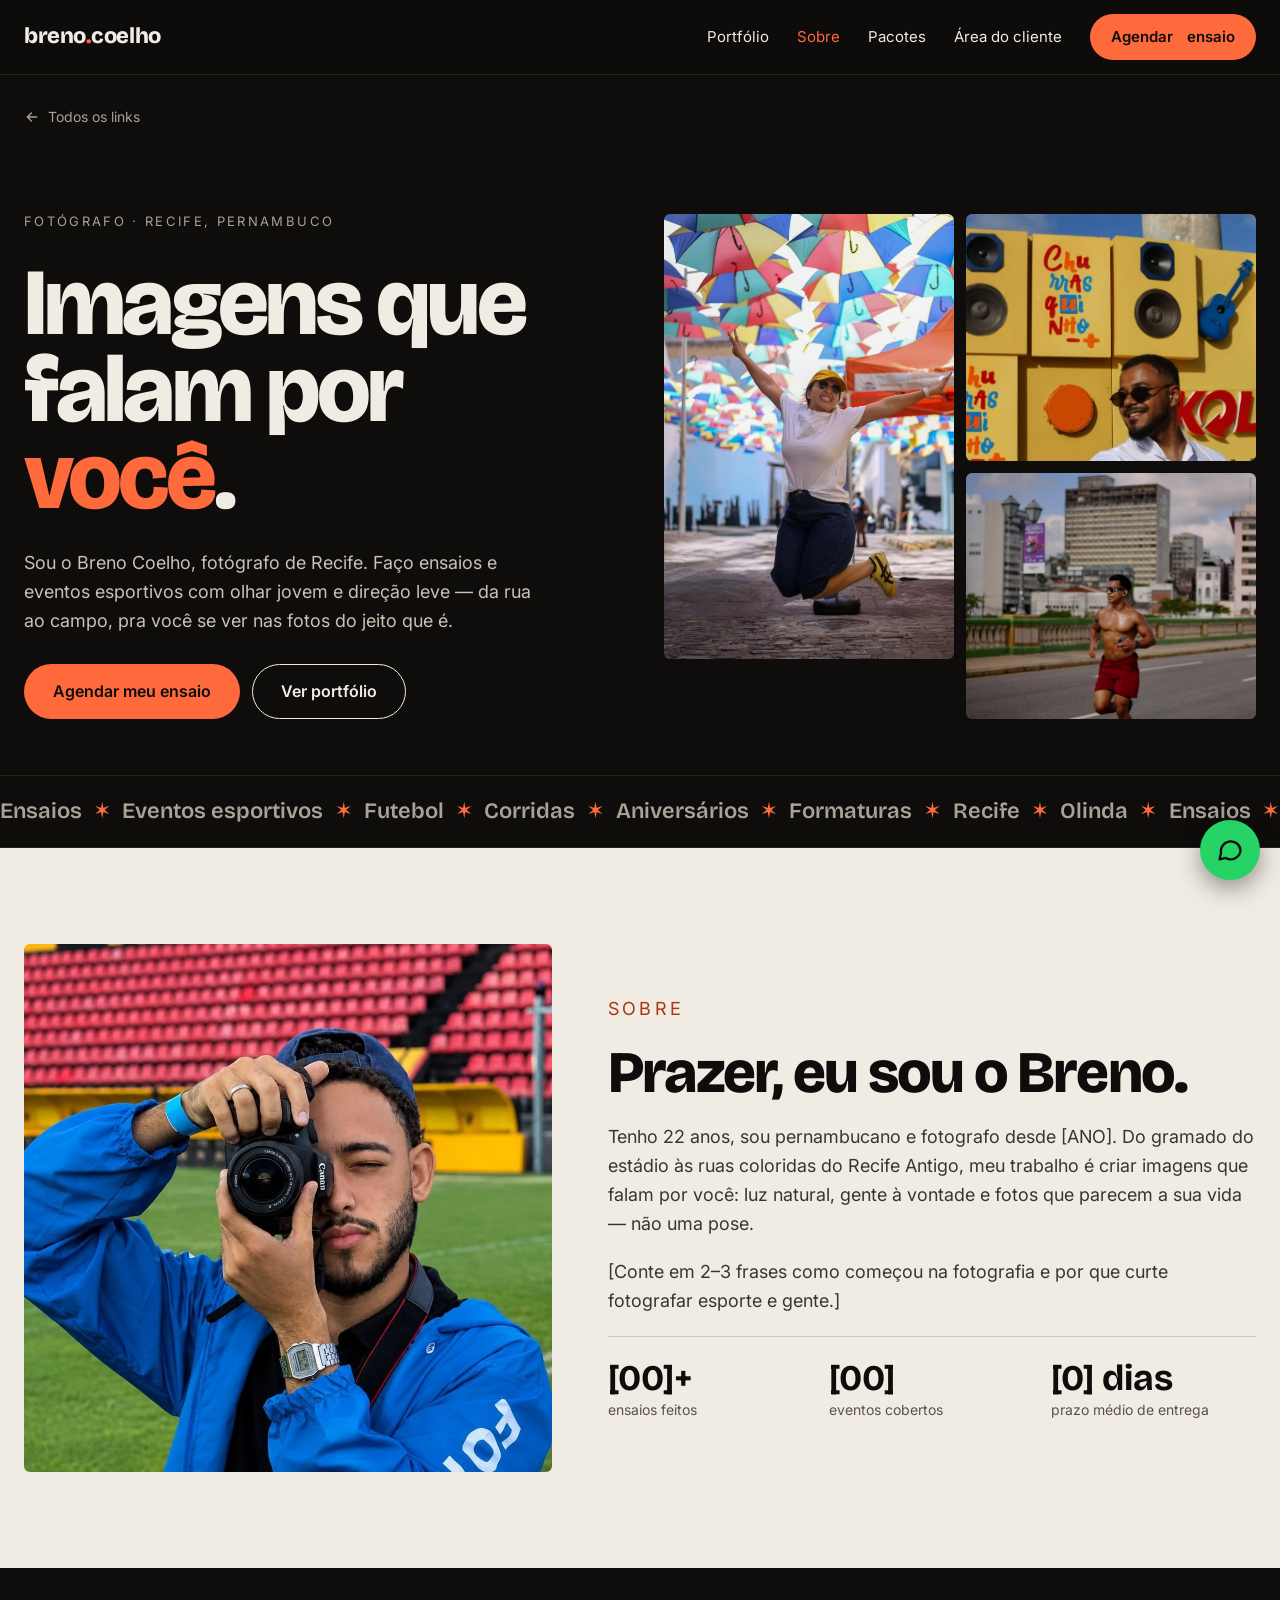
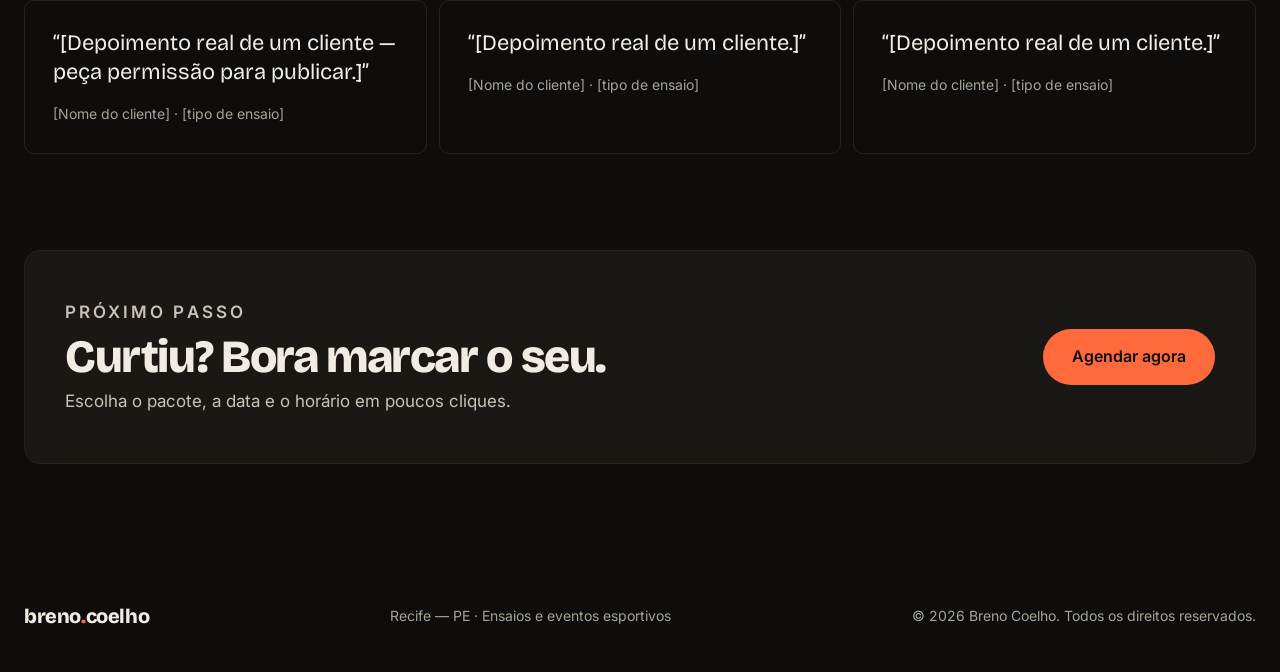
<file: sobre.html>
<!doctype html>
<html lang="pt-BR">
<head>
<meta charset="utf-8">
<meta name="viewport" content="width=device-width, initial-scale=1">
<title>Sobre · Breno Coelho — Fotógrafo em Recife</title>
<meta name="description" content="Conheça Breno Coelho, fotógrafo pernambucano de 22 anos especializado em ensaios e eventos esportivos.">
<meta property="og:title" content="Sobre · Breno Coelho">
<meta property="og:description" content="Conheça Breno Coelho, fotógrafo pernambucano de 22 anos especializado em ensaios e eventos esportivos.">
<meta property="og:image" content="img/breno.jpg">
<meta name="theme-color" content="#0E0D0B">
<link rel="preconnect" href="https://fonts.googleapis.com">
<link rel="preconnect" href="https://fonts.gstatic.com" crossorigin>
<link href="https://fonts.googleapis.com/css2?family=Bricolage+Grotesque:opsz,wght@12..96,400;12..96,600;12..96,800&family=Inter:wght@400;500;600&display=swap" rel="stylesheet">
<link rel="stylesheet" href="style.css">
</head>
<body>

<header class="topbar">
  <nav class="nav wrap" aria-label="Principal">
    <a href="index.html" class="logo" aria-label="Breno Coelho — voltar aos links">breno<span class="acc">.</span>coelho</a>
    <div class="nav-links">
      <a href="portfolio.html" class="hide-sm">Portfólio</a>
      <a href="sobre.html" class="hide-sm" aria-current="page">Sobre</a>
      <a href="pacotes.html" class="hide-sm">Pacotes</a>
      <a href="cliente.html" class="hide-sm">Área do cliente</a>
      <a href="agendar.html" class="btn btn-acc btn-sm">Agendar<span class="hide-sm">&nbsp;ensaio</span></a>
      <button type="button" class="menu-btn show-sm" id="menuBtn" aria-expanded="false" aria-controls="mobileMenu" aria-label="Abrir menu">
        <svg aria-hidden="true" width="20" height="20" viewBox="0 0 24 24" fill="none" stroke="currentColor" stroke-width="2" stroke-linecap="round"><path d="M4 7h16M4 12h16M4 17h16"/></svg>
      </button>
    </div>
  </nav>
  <div class="mobile-menu" id="mobileMenu" hidden>
    <a href="portfolio.html">Portfólio</a>
    <a href="sobre.html" aria-current="page">Sobre</a>
    <a href="pacotes.html">Pacotes</a>
    <a href="cliente.html">Área do cliente</a>
    <a href="agendar.html">Agendar ensaio</a>
  </div>
</header>

<main>
<div class="wrap" style="padding-top:20px"><a href="index.html" class="back-link"><svg aria-hidden="true" width="16" height="16" viewBox="0 0 24 24" fill="none" stroke="currentColor" stroke-width="2" stroke-linecap="round" stroke-linejoin="round"><path d="M19 12H5M11 18l-6-6 6-6"/></svg>Todos os links</a></div>
<!-- HERO -->
<section id="inicio" class="hero wrap">
  <div class="hero-text">
    <p class="eyebrow muted">Fotógrafo · Recife, Pernambuco</p>
    <h1 class="display">Imagens que falam por <span class="acc">você</span>.</h1>
    <p class="lead">Sou o Breno Coelho, fotógrafo de Recife. Faço ensaios e eventos esportivos com olhar jovem e direção leve — da rua ao campo, pra você se ver nas fotos do jeito que é.</p>
    <div class="row">
      <a href="agendar.html" class="btn btn-acc">Agendar meu ensaio</a>
      <a href="portfolio.html" class="btn btn-ghost">Ver portfólio</a>
    </div>
  </div>
  <div class="hero-grid">
    <div class="tile tall"><img src="img/sombrinhas.jpg" alt="Mulher pulando de braços abertos sob sombrinhas coloridas no Recife Antigo"></div>
    <div class="tile"><img src="img/retrato.jpg" alt="Homem sorrindo com copo diante de parede amarela com caixas de som" style="object-position:center 35%"></div>
    <div class="tile"><img src="img/corrida.jpg" alt="Homem correndo numa ponte do centro do Recife" style="object-position:center 55%"></div>
  </div>
</section>

<div class="strip" aria-hidden="true">
  <div class="strip-track">
    <span>Ensaios <i>✶</i> Eventos esportivos <i>✶</i> Futebol <i>✶</i> Corridas <i>✶</i> Aniversários <i>✶</i> Formaturas <i>✶</i> Recife <i>✶</i> Olinda <i>✶</i>&nbsp;</span>
    <span>Ensaios <i>✶</i> Eventos esportivos <i>✶</i> Futebol <i>✶</i> Corridas <i>✶</i> Aniversários <i>✶</i> Formaturas <i>✶</i> Recife <i>✶</i> Olinda <i>✶</i>&nbsp;</span>
  </div>
</div>

<!-- SOBRE -->
<section id="sobre" class="about">
  <div class="wrap about-inner">
    <div class="about-photo"><img src="img/breno.jpg" alt="Breno Coelho fotografando com sua câmera no gramado de um estádio" loading="lazy"></div>
    <div class="about-text">
      <p class="eyebrow" style="color:#A63A16">Sobre</p>
      <h2 class="h2">Prazer, eu sou o Breno.</h2>
      <p>Tenho 22 anos, sou pernambucano e fotografo desde [ANO]. Do gramado do estádio às ruas coloridas do Recife Antigo, meu trabalho é criar imagens que falam por você: luz natural, gente à vontade e fotos que parecem a sua vida — não uma pose.</p>
      <p>[Conte em 2–3 frases como começou na fotografia e por que curte fotografar esporte e gente.]</p>
      <div class="stats">
        <div><strong>[00]+</strong><span>ensaios feitos</span></div>
        <div><strong>[00]</strong><span>eventos cobertos</span></div>
        <div><strong>[0] dias</strong><span>prazo médio de entrega</span></div>
      </div>
    </div>
  </div>
</section>

<!-- DEPOIMENTOS -->
<section class="wrap quotes">
  <blockquote><p>“[Depoimento real de um cliente — peça permissão para publicar.]”</p><footer>[Nome do cliente] · [tipo de ensaio]</footer></blockquote>
  <blockquote><p>“[Depoimento real de um cliente.]”</p><footer>[Nome do cliente] · [tipo de ensaio]</footer></blockquote>
  <blockquote><p>“[Depoimento real de um cliente.]”</p><footer>[Nome do cliente] · [tipo de ensaio]</footer></blockquote>
</section>

<section class="wrap cta-band">
  <div class="client">
    <div>
      <p class="eyebrow acc" style="font-weight:600">Próximo passo</p>
      <h2 class="h3">Curtiu? Bora marcar o seu.</h2>
      <p>Escolha o pacote, a data e o horário em poucos cliques.</p>
    </div>
    <a href="agendar.html" class="btn btn-acc">Agendar agora</a>
  </div>
</section>

</main>

<footer class="footer wrap">
  <a href="index.html" class="logo" style="font-size:20px">breno<span class="acc">.</span>coelho</a>
  <span>Recife — PE · Ensaios e eventos esportivos</span>
  <span>© <span class="js-year">2026</span> Breno Coelho. Todos os direitos reservados.</span>
</footer>

<a href="#" class="wa-float js-wa" aria-label="Falar com o Breno no WhatsApp">
  <svg aria-hidden="true" width="28" height="28" viewBox="0 0 24 24" fill="none" stroke="currentColor" stroke-width="2" stroke-linecap="round" stroke-linejoin="round"><path d="M21 11.5a8.4 8.4 0 0 1-12.6 7.3L3 20l1.3-5.2A8.4 8.4 0 1 1 21 11.5z"/></svg>
</a>

<script src="script.js"></script>
</body>
</html>
</file>
<file: style.css>
:root{
  --bg:#0E0D0B; --surface:#1A1815; --line:#26231F; --line2:#3A3630;
  --text:#F1ECE3; --soft:#C9C2B6; --muted:#A9A296;
  --acc:#FF6A3D; --wa:#25D366;
  --display:'Bricolage Grotesque', system-ui, sans-serif;
  --body:Inter, system-ui, sans-serif;
}
*{box-sizing:border-box}
[hidden]{display:none !important}
.btn-sm{white-space:nowrap}
html{scroll-behavior:smooth;scroll-padding-top:80px}
body{margin:0;background:var(--bg);color:var(--text);font-family:var(--body);font-size:16px;line-height:1.6;-webkit-font-smoothing:antialiased}
img{max-width:100%;display:block}
a{color:var(--text)}
a:hover{color:var(--acc)}
.wrap{max-width:1280px;margin:0 auto;padding-left:24px;padding-right:24px}
.narrow{max-width:960px}
.acc{color:var(--acc)}
.muted{color:var(--muted)}
.small{font-size:13px}
.row{display:flex;flex-wrap:wrap;gap:12px}
.eyebrow{margin:0;font-size:13px;letter-spacing:.18em;text-transform:uppercase}
.display{margin:0;font-family:var(--display);font-weight:800;font-size:clamp(48px,7.4vw,112px);line-height:.92;letter-spacing:-.035em}
.h2{margin:12px 0 0;font-family:var(--display);font-weight:800;font-size:clamp(36px,4.6vw,64px);line-height:1;letter-spacing:-.03em}
.h3{margin:8px 0;font-family:var(--display);font-weight:800;font-size:clamp(30px,3.6vw,48px);line-height:1;letter-spacing:-.03em}
.lead{margin:0;max-width:520px;font-size:18px;color:var(--soft)}

/* Buttons */
.btn{display:inline-flex;align-items:center;justify-content:center;gap:10px;min-height:52px;padding:14px 28px;border-radius:999px;font:inherit;font-weight:600;text-decoration:none;cursor:pointer;border:1px solid transparent;transition:filter .2s,background .2s,color .2s}
.btn-sm{min-height:44px;padding:10px 20px}
.btn-acc{background:var(--acc);color:var(--bg)}
.btn-acc:hover{color:var(--bg);filter:brightness(1.08)}
.btn-ghost{background:none;border-color:var(--text);color:var(--text)}
.btn-ghost:hover{background:var(--text);color:var(--bg)}
.btn-wa{background:var(--wa);color:var(--bg)}
.btn-wa:hover{color:var(--bg);filter:brightness(1.08)}
.btn-dark{background:var(--bg);color:var(--text)}
.btn-dark:hover{color:var(--acc)}
:focus-visible{outline:2px solid var(--acc);outline-offset:3px}

/* Nav */
.topbar{position:sticky;top:0;z-index:10;background:rgba(14,13,11,.92);backdrop-filter:blur(10px);border-bottom:1px solid var(--line)}
.nav{display:flex;align-items:center;justify-content:space-between;gap:16px;padding-top:14px;padding-bottom:14px}
.logo{font-family:var(--display);font-weight:800;font-size:22px;letter-spacing:-.02em;text-decoration:none;color:var(--text)}
.nav-links{display:flex;align-items:center;gap:28px;font-size:15px}
.nav-links a:not(.btn){text-decoration:none}
.menu-btn{width:44px;height:44px;align-items:center;justify-content:center;background:none;border:1px solid var(--line2);border-radius:999px;color:var(--text);cursor:pointer}
.mobile-menu{border-top:1px solid var(--line);padding:8px 24px 20px;display:flex;flex-direction:column}
.mobile-menu[hidden]{display:none}
.mobile-menu a{padding:14px 0;font-size:18px;text-decoration:none;border-bottom:1px solid var(--line)}
.mobile-menu a:last-child{border-bottom:0}
.show-sm{display:none}

/* Hero */
.hero{display:flex;flex-wrap:wrap;gap:48px;align-items:flex-end;padding-top:72px;padding-bottom:56px}
.hero-text{flex:1 1 460px;min-width:0;display:flex;flex-direction:column;gap:28px}
.hero-grid{flex:1 1 460px;min-width:0;display:grid;grid-template-columns:repeat(2,minmax(0,1fr));gap:12px}
.tile{border-radius:6px;overflow:hidden;aspect-ratio:4/3.4;background:var(--surface)}
.tile.tall{grid-row:span 2;aspect-ratio:3/4.6}
.tile img{width:100%;height:100%;object-fit:cover;transition:transform .6s ease}
.tile:hover img{transform:scale(1.03)}

/* Strip */
.strip{border-top:1px solid var(--line);border-bottom:1px solid var(--line);overflow:hidden;padding:18px 0;font-family:var(--display);font-weight:600;font-size:22px;color:var(--muted);white-space:nowrap}
.strip-track{display:inline-flex;animation:marquee 40s linear infinite}
.strip i{font-style:normal;color:var(--acc);margin:0 6px}
@keyframes marquee{to{transform:translateX(-50%)}}
@media (prefers-reduced-motion:reduce){.strip-track{animation:none}html{scroll-behavior:auto}}

/* Sections */
.section{padding-top:96px;padding-bottom:64px}
.section-head{display:flex;flex-wrap:wrap;justify-content:space-between;align-items:flex-end;gap:24px;margin-bottom:32px}

/* Portfolio */
.filters{display:flex;flex-wrap:wrap;gap:8px}
.chip{min-height:44px;padding:10px 18px;border-radius:999px;font:inherit;font-size:14px;cursor:pointer;border:1px solid var(--line2);background:transparent;color:var(--text)}
.chip.is-on{background:var(--acc);border-color:var(--acc);color:var(--bg);font-weight:600}
.gallery{display:grid;grid-template-columns:repeat(auto-fill,minmax(300px,1fr));gap:12px}
.shot{margin:0;position:relative;display:flex;flex-direction:column;gap:10px}
.shot[hidden]{display:none}
.thumb{all:unset;display:block;aspect-ratio:3/4;border-radius:6px;overflow:hidden;background:var(--surface);cursor:zoom-in}
.thumb:focus-visible{outline:2px solid var(--acc);outline-offset:3px}
.thumb img{width:100%;height:100%;object-fit:cover;transition:transform .6s ease}
.thumb:hover img{transform:scale(1.03)}
.badge{position:absolute;left:14px;top:12px;font-size:11px;letter-spacing:.1em;text-transform:uppercase;background:rgba(14,13,11,.6);padding:4px 10px;border-radius:999px;pointer-events:none}
.shot figcaption{display:flex;justify-content:space-between;gap:12px;font-size:14px}
.ig-card{aspect-ratio:3/4;border:1px solid var(--line2);border-radius:6px;display:flex;flex-direction:column;justify-content:flex-end;gap:12px;padding:28px;text-decoration:none}
.ig-card strong{font-family:var(--display);font-weight:800;font-size:32px;line-height:1.05;letter-spacing:-.02em}
.ig-card:hover{border-color:var(--acc);color:var(--text)}

/* About */
.about{background:var(--text);color:var(--bg)}
.about-inner{display:flex;flex-wrap:wrap;gap:56px;align-items:center;padding-top:96px;padding-bottom:96px}
.about-photo{flex:1 1 360px;min-width:0;aspect-ratio:1/1;border-radius:6px;overflow:hidden}
.about-photo img{width:100%;height:100%;object-fit:cover}
.about-text{flex:1 1 480px;min-width:0;display:flex;flex-direction:column;gap:20px}
.about-text p{margin:0;font-size:18px;color:#3A352E}
.about-text .h2{margin:0}
.stats{display:grid;grid-template-columns:repeat(3,minmax(0,1fr));gap:16px;border-top:1px solid #CFC5B6;padding-top:24px}
.stats div{display:flex;flex-direction:column;gap:2px}
.stats strong{font-family:var(--display);font-size:36px;line-height:1}
.stats span{font-size:14px;color:#5A5249}

/* Steps */
.steps{margin:40px 0 0;padding:0;list-style:none;display:grid;grid-template-columns:repeat(auto-fit,minmax(240px,1fr));gap:12px}
.steps li{background:var(--surface);border:1px solid var(--line);border-radius:10px;padding:28px;display:flex;flex-direction:column;gap:12px}
.step-n{font-family:var(--display);font-weight:800;font-size:40px;line-height:1;color:var(--acc)}
.steps strong{font-size:18px}

/* Packages */
.packages{display:grid;grid-template-columns:repeat(auto-fit,minmax(270px,1fr));gap:12px}
.pkg{border:1px solid var(--line);border-radius:12px;padding:28px;display:flex;flex-direction:column;gap:16px}
.pkg.featured{background:var(--surface);border-color:var(--acc)}
.pkg-top{display:flex;justify-content:space-between;align-items:center;gap:8px}
.pkg h3{margin:0;font-family:var(--display);font-weight:600;font-size:24px}
.pkg p{margin:0}
.tag{font-size:11px;letter-spacing:.1em;text-transform:uppercase;background:var(--acc);color:var(--bg);padding:4px 10px;border-radius:999px;font-weight:600}
.price{font-family:var(--display);font-weight:800;font-size:34px;line-height:1}
.pkg ul{margin:0;padding:0;list-style:none;display:flex;flex-direction:column;gap:8px;font-size:15px;flex-grow:1}
.pkg li{padding-left:28px;position:relative}
.pkg li::before{content:"";position:absolute;left:2px;top:6px;width:12px;height:7px;border-left:2.4px solid var(--acc);border-bottom:2.4px solid var(--acc);transform:rotate(-45deg)}
.pkg .btn{min-height:48px}

/* Quotes */
.quotes{display:grid;grid-template-columns:repeat(auto-fit,minmax(300px,1fr));gap:12px;padding-top:32px;padding-bottom:64px}
.quotes blockquote{margin:0;border:1px solid var(--line);border-radius:10px;padding:28px;display:flex;flex-direction:column;gap:16px}
.quotes p{margin:0;font-family:var(--display);font-size:22px;line-height:1.3}
.quotes footer{font-size:14px;color:var(--muted)}

/* FAQ */
.faq{margin-top:32px;border-top:1px solid var(--line)}
.faq details{border-bottom:1px solid var(--line)}
.faq summary{list-style:none;cursor:pointer;min-height:64px;padding:20px 0;display:flex;justify-content:space-between;align-items:center;gap:16px;font-size:18px;font-weight:500}
.faq summary::-webkit-details-marker{display:none}
.faq summary::after{content:"+";font-size:26px;color:var(--acc);line-height:1}
.faq details[open] summary::after{content:"–"}
.faq details p{margin:0;padding:0 0 24px;color:var(--soft);max-width:720px}

/* Client area */
.client{background:var(--acc);color:var(--bg);border-radius:16px;padding:48px 40px;display:flex;flex-wrap:wrap;justify-content:space-between;align-items:center;gap:28px}
.client > div{flex:1 1 420px;min-width:0}
.client p{margin:0;font-size:17px}

/* Contact */
.contact{background:var(--surface);border-top:1px solid var(--line)}
.contact-inner{display:flex;flex-wrap:wrap;gap:56px;padding-top:96px;padding-bottom:96px}
.contact-text{flex:1 1 380px;min-width:0;display:flex;flex-direction:column;gap:24px}
.contact-links{display:flex;flex-direction:column;align-items:flex-start;gap:12px}
.icon-link{display:inline-flex;align-items:center;gap:10px;min-height:44px;text-decoration:none}
.contact-form{flex:1 1 480px;min-width:0}
#quoteForm{display:grid;grid-template-columns:repeat(2,minmax(0,1fr));gap:16px;background:var(--bg);border:1px solid var(--line);border-radius:12px;padding:28px}
#quoteForm[hidden]{display:none}
.span2{grid-column:span 2}
.field{display:flex;flex-direction:column;gap:6px;min-width:0}
.field label{font-size:14px;color:var(--soft)}
.field input,.field select,.field textarea{min-height:48px;width:100%;background:var(--surface);border:1px solid var(--line2);border-radius:8px;color:var(--text);font:inherit;padding:12px 14px;color-scheme:dark}
.field textarea{resize:vertical}
.field input:focus,.field select:focus,.field textarea:focus{outline:2px solid var(--acc);outline-offset:2px}
.field .invalid{border-color:#FF8A80}
.form-error{margin:0;color:#FF8A80;font-size:14px}
.form-error[hidden]{display:none}
#quoteForm .small{margin:0}
.sent{background:var(--bg);border:1px solid var(--line);border-radius:12px;padding:40px;display:flex;flex-direction:column;align-items:flex-start;gap:16px}
.sent[hidden]{display:none}
.sent p{margin:0;color:var(--soft);font-size:18px}
.sent strong{color:var(--text)}
.sent-title{font-family:var(--display);font-weight:800;font-size:40px;color:var(--acc);line-height:1}

/* Footer */
.footer{display:flex;flex-wrap:wrap;justify-content:space-between;align-items:center;gap:16px;padding-top:40px;padding-bottom:40px;font-size:14px;color:var(--muted)}

/* Floating WhatsApp */
.wa-float{position:fixed;right:20px;bottom:20px;z-index:20;width:60px;height:60px;border-radius:999px;background:var(--wa);color:var(--bg);display:flex;align-items:center;justify-content:center;box-shadow:0 8px 24px rgba(0,0,0,.4);transition:transform .2s}
.wa-float:hover{color:var(--bg);transform:scale(1.06)}

/* Lightbox */
.lightbox{position:fixed;inset:0;z-index:50;background:rgba(8,7,6,.95);display:flex;flex-direction:column;align-items:center;justify-content:center;gap:16px;padding:24px}
.lightbox[hidden]{display:none}
.lb-row{display:flex;align-items:center;gap:16px;max-width:100%}
#lbImg{max-width:min(80vw,900px);max-height:78vh;object-fit:contain;border-radius:4px}
.lb-btn{flex-shrink:0;width:48px;height:48px;border-radius:999px;border:1px solid var(--text);background:none;color:var(--text);cursor:pointer;display:flex;align-items:center;justify-content:center}
.lb-btn:hover{background:var(--text);color:var(--bg)}
.lb-close{position:absolute;top:20px;right:20px}
.lb-caption{margin:0;font-size:15px}

@media (max-width:720px){
  .hide-sm{display:none}
  .show-sm{display:inline-flex}
  .nav-links{gap:12px}
  .hero{padding-top:40px}
  .section{padding-top:72px}
  #quoteForm{grid-template-columns:1fr;padding:20px}
  .span2{grid-column:auto}
  .client{padding:32px 24px}
  .stats strong{font-size:28px}
  .lb-row{gap:8px}
  #lbImg{max-width:calc(100vw - 130px)}
}

/* ===== Páginas separadas ===== */
.nav-links a[aria-current="page"]:not(.btn){color:var(--acc)}
.mobile-menu a[aria-current="page"]{color:var(--acc)}
.back-link{display:inline-flex;align-items:center;gap:8px;font-size:14px;color:var(--muted);text-decoration:none;min-height:44px}
.back-link:hover{color:var(--acc)}
.page-head{padding-top:48px;padding-bottom:8px;display:flex;flex-direction:column;gap:12px}
.page-head .display{font-size:clamp(44px,6.4vw,96px)}
.page-head .lead{max-width:620px}
.cta-band{margin:32px auto 96px}
.cta-band .client{background:var(--surface);color:var(--text);border:1px solid var(--line)}
.cta-band .client p{color:var(--soft)}
.link-btn{background:none;border:0;color:var(--muted);font:inherit;font-size:14px;text-decoration:underline;cursor:pointer;min-height:44px}
.link-btn:hover{color:var(--acc)}

/* ===== Agendamento ===== */
.perks{margin:0;padding:0;list-style:none;display:flex;flex-direction:column;gap:10px;color:var(--soft)}
.perks li{padding-left:28px;position:relative}
.perks li::before{content:"";position:absolute;left:2px;top:7px;width:12px;height:7px;border-left:2.4px solid var(--acc);border-bottom:2.4px solid var(--acc);transform:rotate(-45deg)}
.contact-inner{align-items:flex-start}
.contact-text{flex:1 1 320px}
.booking{flex:2 1 560px;min-width:0;background:var(--bg);border:1px solid var(--line);border-radius:16px;padding:28px;scroll-margin-top:90px}
.bk-progress{margin:0 0 28px;padding:0;list-style:none;display:grid;grid-template-columns:repeat(4,minmax(0,1fr));gap:8px}
.bk-progress li{display:flex;flex-direction:column;gap:8px;font-size:13px;color:var(--muted);border-top:3px solid var(--line2);padding-top:10px}
.bk-progress li span{font-family:var(--display);font-weight:800;font-size:18px;line-height:1}
.bk-progress li.is-on{color:var(--text);border-color:var(--acc)}
.bk-progress li.is-done{color:var(--soft);border-color:#8A4A33}
.bk-panel[hidden]{display:none}
.bk-panel{display:flex;flex-direction:column;gap:20px}
.bk-title{margin:0;font-family:var(--display);font-weight:800;font-size:28px;letter-spacing:-.02em;outline:none}
.bk-services{display:grid;grid-template-columns:repeat(auto-fit,minmax(220px,1fr));gap:10px}
.svc{all:unset;box-sizing:border-box;cursor:pointer;display:flex;flex-direction:column;gap:6px;padding:18px;border:1px solid var(--line2);border-radius:12px;background:var(--surface);min-height:88px;transition:border-color .2s,background .2s}
.svc:hover{border-color:var(--soft)}
.svc:focus-visible{outline:2px solid var(--acc);outline-offset:2px}
.svc[aria-checked="true"]{border-color:var(--acc);background:#2A1A13;box-shadow:inset 0 0 0 1px var(--acc)}
.svc-top{display:flex;justify-content:space-between;gap:8px;align-items:baseline}
.svc strong{font-size:16px}
.svc-price{font-family:var(--display);font-weight:800;font-size:20px;color:var(--acc)}
.svc small{color:var(--muted);font-size:13px}
.shake{animation:shake .4s}
@keyframes shake{25%{transform:translateX(-6px)}75%{transform:translateX(6px)}}
.bk-extras{border:0;margin:0;padding:0}
.bk-extras legend{font-size:14px;color:var(--soft);margin-bottom:10px;padding:0}
#bkExtras{display:grid;grid-template-columns:repeat(auto-fit,minmax(220px,1fr));gap:8px}
.extra{display:flex;align-items:center;gap:12px;min-height:52px;padding:10px 14px;border:1px solid var(--line);border-radius:10px;cursor:pointer;font-size:15px}
.extra:hover{border-color:var(--line2)}
.extra input{width:20px;height:20px;accent-color:var(--acc);margin:0;flex-shrink:0}
.extra-name{flex:1}
.extra-price{color:var(--muted);font-size:14px;white-space:nowrap}
.extra:has(input:checked){border-color:var(--acc)}
.bk-nav{display:flex;flex-wrap:wrap;justify-content:space-between;align-items:center;gap:12px;border-top:1px solid var(--line);padding-top:20px}
.bk-nav .btn{min-height:48px}
.bk-nav .btn:disabled{opacity:.4;cursor:not-allowed;filter:none}
.bk-total{color:var(--soft);font-size:14px;display:flex;flex-direction:column}
.bk-total strong{font-family:var(--display);font-size:26px;color:var(--text)}
.bk-date{display:grid;grid-template-columns:minmax(0,1.2fr) minmax(0,1fr);gap:24px}
.cal-head{display:flex;justify-content:space-between;align-items:center;margin-bottom:12px}
.cal-head strong{font-size:16px}
.cal-nav{width:44px;height:44px;border-radius:999px;border:1px solid var(--line2);background:none;color:var(--text);cursor:pointer;display:flex;align-items:center;justify-content:center}
.cal-nav:disabled{opacity:.3;cursor:not-allowed}
.cal-week,.cal-grid{display:grid;grid-template-columns:repeat(7,minmax(0,1fr));gap:4px;text-align:center}
.cal-week span{font-size:12px;color:var(--muted);padding:4px 0}
.day{aspect-ratio:1;min-height:40px;border-radius:10px;border:1px solid transparent;background:var(--surface);color:var(--text);font:inherit;font-size:15px;cursor:pointer}
.day:hover:not(:disabled){border-color:var(--acc)}
.day:disabled{background:none;color:#5A554D;text-decoration:line-through;cursor:not-allowed}
.day.is-today{border-color:var(--line2)}
.day.is-on{background:var(--acc);color:var(--bg);font-weight:700}
.cal-legend{margin:10px 0 0;display:flex;align-items:center;gap:8px}
.cal-legend .dot{width:10px;height:10px;border-radius:3px;background:#2A2723;display:inline-block}
.slots-label{margin:0 0 12px;font-weight:600}
.slots-label::first-letter{text-transform:uppercase}
.slots{display:grid;grid-template-columns:repeat(2,minmax(0,1fr));gap:8px}
.slot{min-height:60px;border-radius:10px;border:1px solid var(--line2);background:var(--surface);color:var(--text);font:inherit;cursor:pointer;display:flex;flex-direction:column;align-items:center;justify-content:center;gap:2px}
.slot strong{font-size:17px}
.slot small{font-size:12px;color:var(--muted)}
.slot:hover:not(:disabled){border-color:var(--acc)}
.slot[aria-checked="true"]{background:var(--acc);border-color:var(--acc);color:var(--bg)}
.slot[aria-checked="true"] small{color:rgba(14,13,11,.75)}
.slot:disabled{opacity:.4;cursor:not-allowed;text-decoration:line-through}
#slotHint{margin:12px 0 0}
.bk-form{display:grid;grid-template-columns:repeat(2,minmax(0,1fr));gap:16px}
.bk-summary{margin:0;display:grid;grid-template-columns:repeat(2,minmax(0,1fr));gap:1px;background:var(--line);border:1px solid var(--line);border-radius:12px;overflow:hidden}
.bk-summary div{background:var(--surface);padding:14px 16px;display:flex;flex-direction:column;gap:2px;min-width:0}
.bk-summary dt{font-size:12px;letter-spacing:.08em;text-transform:uppercase;color:var(--muted)}
.bk-summary dd{margin:0;font-size:15px;overflow-wrap:anywhere}
.bk-summary dd::first-letter{text-transform:uppercase}
.bk-price{display:flex;flex-wrap:wrap;gap:12px}
.bk-price div{flex:1 1 200px;border:1px solid var(--line2);border-radius:12px;padding:16px;display:flex;flex-direction:column;gap:2px}
.bk-price span{font-size:13px;color:var(--muted)}
.bk-price strong{font-family:var(--display);font-weight:800;font-size:30px;line-height:1.1}
.bk-price div:first-child strong{color:var(--acc)}
.bk-actions{display:flex;flex-wrap:wrap;gap:10px}
.bk-actions .btn[hidden]{display:none}
.bk-status{margin:0;min-height:1.6em;color:var(--soft);font-size:15px}
@media (max-width:720px){
  .booking{padding:20px}
  .bk-date{grid-template-columns:1fr}
  .bk-form{grid-template-columns:1fr}
  .bk-form .span2{grid-column:auto}
  .bk-summary{grid-template-columns:1fr}
  .bk-progress li{font-size:11px}
  .bk-actions .btn{width:100%}
}
</file>
